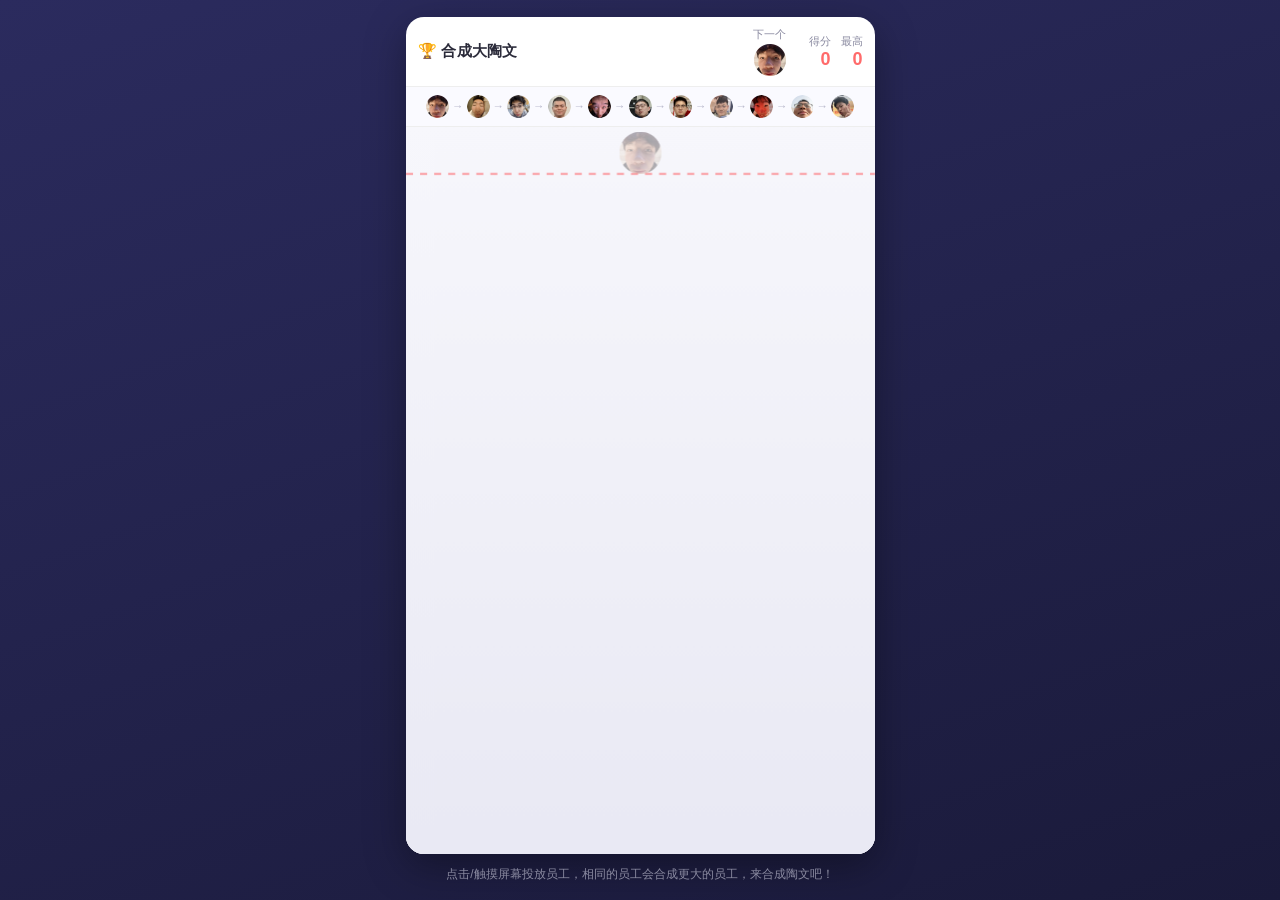
<file: index.html>
<!DOCTYPE html>
<html lang="zh-CN">
<head>
<meta charset="UTF-8">
<meta name="viewport" content="width=device-width, initial-scale=1.0, maximum-scale=1.0, user-scalable=no, viewport-fit=cover">
<title>合成大陶文</title>
<meta name="theme-color" content="#1a1a3a">
<link rel="manifest" href="manifest.json">
<link rel="apple-touch-icon" href="icons/icon-180.png">
<meta name="apple-mobile-web-app-capable" content="yes">
<meta name="mobile-web-app-capable" content="yes">
<meta name="apple-mobile-web-app-status-bar-style" content="black-translucent">
<meta name="apple-mobile-web-app-title" content="合成大陶文">
<style>
  :root {
    --bg1: #2b2b5e;
    --bg2: #1a1a3a;
    --panel: #ffffff;
    --accent: #ff6b6b;
    --ink: #2b2b3a;
    --muted: #8a8aa0;
  }
  * { box-sizing: border-box; -webkit-tap-highlight-color: transparent; }
  html, body {
    margin: 0;
    padding: 0;
    height: 100%;
    font-family: -apple-system, "PingFang SC", "Microsoft YaHei", "Segoe UI", sans-serif;
    background: linear-gradient(160deg, var(--bg1) 0%, var(--bg2) 100%);
    color: var(--ink);
    overflow: hidden;
    overscroll-behavior: none;
    user-select: none;
    -webkit-user-select: none;
  }
  #app {
    width: 100%;
    height: 100vh;
    height: 100dvh;
    display: flex;
    flex-direction: column;
    align-items: center;
    justify-content: center;
    gap: 12px;
    padding: max(12px, env(safe-area-inset-top)) max(12px, env(safe-area-inset-right)) max(12px, env(safe-area-inset-bottom)) max(12px, env(safe-area-inset-left));
  }
  .panel {
    background: var(--panel);
    border-radius: 18px;
    box-shadow: 0 12px 40px rgba(0,0,0,.35);
    overflow: hidden;
    display: flex;
    flex-direction: column;
    max-width: 100%;
    max-height: 100%;
  }
  header {
    display: flex;
    align-items: center;
    justify-content: space-between;
    padding: 10px 12px;
    border-bottom: 1px solid #eee;
    gap: 8px;
  }
  .title {
    font-size: 15px;
    font-weight: 700;
    letter-spacing: .3px;
    white-space: nowrap;
    cursor: pointer;
    flex: 0 0 auto;
  }
  .scores { display: flex; align-items: center; gap: 10px; flex: 0 0 auto; }
  .score-box { text-align: right; }
  .score-box .label { font-size: 11px; color: var(--muted); white-space: nowrap; }
  .score-box .value { font-size: 18px; font-weight: 700; color: var(--accent); }
  .next-box {
    display: flex;
    flex-direction: column;
    align-items: center;
    justify-content: center;
    min-width: 58px;
  }
  .next-box .label { font-size: 11px; color: var(--muted); white-space: nowrap; }
  .next-preview {
    margin-top: 2px;
    width: 32px; height: 32px;
    display: flex; align-items: center; justify-content: center;
  }
  .next-preview img { width: 32px; height: 32px; display: block; }
  .next-preview .next-emoji { font-size: 30px; line-height: 1; }
  .progression {
    display: flex;
    align-items: center;
    justify-content: center;
    gap: 0;
    padding: 8px 16px;
    background: #fafaff;
    border-bottom: 1px solid #eee;
    overflow: hidden;
  }
  .progression .pf-item {
    width: var(--pf, 24px);
    height: var(--pf, 24px);
    border-radius: 50%;
    object-fit: cover;
    flex: 0 0 auto;
    display: block;
  }
  .progression .pf-emoji {
    display: flex;
    align-items: center;
    justify-content: center;
    font-size: calc(var(--pf, 24px) * 0.86);
  }
  .progression .pf-arrow {
    color: #b9b9cc;
    font-size: calc(var(--pf, 24px) * 0.5);
    line-height: 1;
    margin: 0 3px;
    flex: 0 0 auto;
  }
  .stage {
    position: relative;
    display: flex;
    align-items: center;
    justify-content: center;
    background: #f4f4fa;
  }
  canvas { display: block; touch-action: none; }
  .overlay {
    position: absolute;
    inset: 0;
    display: flex;
    flex-direction: column;
    align-items: center;
    justify-content: center;
    background: rgba(20,20,40,.55);
    color: #fff;
    backdrop-filter: blur(2px);
    text-align: center;
    padding: 20px;
    transition: opacity .2s;
  }
  .overlay.hidden { opacity: 0; pointer-events: none; }
  .overlay h2 { margin: 0 0 6px; font-size: 26px; }
  .overlay p { margin: 4px 0; font-size: 15px; opacity: .9; }
  .overlay .final-score { font-size: 40px; font-weight: 800; margin: 8px 0; }
  .btn {
    margin-top: 16px;
    padding: 12px 34px;
    font-size: 16px;
    font-weight: 700;
    color: #fff;
    background: linear-gradient(135deg, #ff8a5c, #ff5e62);
    border: none;
    border-radius: 999px;
    cursor: pointer;
    box-shadow: 0 6px 18px rgba(255,94,98,.45);
  }
  .btn:active { transform: scale(.96); }
  .hint { font-size: 12px; color: var(--muted); text-align: center; }
  .submit-area {
    width: 100%; max-width: 280px; margin-top: 14px;
    display: flex; flex-direction: column; align-items: center; gap: 8px;
  }
  .name-input {
    width: 100%; padding: 10px 14px; font-size: 15px; text-align: center;
    border: 1px solid rgba(255,255,255,.55); border-radius: 999px;
    background: rgba(255,255,255,.95); color: #2b2b3a; outline: none;
  }
  .submit-area .btn { margin-top: 0; padding: 10px 26px; font-size: 15px; }
  .btn-ghost { background: rgba(255,255,255,.2); box-shadow: none; }
  .btn:disabled { opacity: .6; }
  .submit-msg { min-height: 16px; margin: 0; font-size: 12px; opacity: .95; }
  .modal {
    position: fixed; inset: 0; z-index: 50;
    display: flex; align-items: center; justify-content: center;
    background: rgba(20,20,40,.6); backdrop-filter: blur(2px); padding: 20px;
  }
  .modal.hidden { display: none; }
  .modal-card {
    width: 100%; max-width: 360px; max-height: 80vh;
    background: #fff; border-radius: 18px; overflow: hidden;
    display: flex; flex-direction: column;
    box-shadow: 0 20px 60px rgba(0,0,0,.4);
  }
  .modal-head {
    display: flex; align-items: center; justify-content: space-between;
    padding: 14px 16px; border-bottom: 1px solid #eee;
    font-weight: 700; font-size: 17px;
  }
  .modal-close {
    width: 30px; height: 30px; border: none; border-radius: 8px;
    background: #f0f0f7; color: #666; font-size: 15px; cursor: pointer;
  }
  .lb-list { overflow-y: auto; padding: 6px 0; }
  .lb-row { display: flex; align-items: center; gap: 12px; padding: 10px 16px; font-size: 15px; }
  .lb-row.me { background: #fff5f0; }
  .lb-rank { width: 28px; text-align: center; font-weight: 700; color: #b9b9cc; flex: 0 0 auto; }
  .lb-rank.top1 { color: #ffb300; }
  .lb-rank.top2 { color: #9aa4b2; }
  .lb-rank.top3 { color: #cd7f32; }
  .lb-name { flex: 1 1 auto; overflow: hidden; text-overflow: ellipsis; white-space: nowrap; }
  .lb-score { font-weight: 700; color: var(--accent); flex: 0 0 auto; }
  .lb-empty { padding: 30px 16px; text-align: center; color: #999; font-size: 14px; }
</style>
</head>
<body>
<div id="app">
  <div class="panel">
    <header>
      <div class="title" id="lbBtn" role="button" tabindex="0" title="查看排行榜">🏆 合成大陶文</div>
      <div class="scores">
        <div class="next-box">
          <span class="label">下一个</span>
          <div id="nextPreview" class="next-preview"><span class="next-emoji">🍒</span></div>
        </div>
        <div class="score-box">
          <div class="label">得分</div>
          <div class="value" id="score">0</div>
        </div>
        <div class="score-box">
          <div class="label">最高</div>
          <div class="value" id="best">0</div>
        </div>
      </div>
    </header>
    <div class="progression" id="progression"></div>
    <div class="stage">
      <canvas id="game"></canvas>
      <div class="overlay" id="overlay">
        <h2>游戏结束</h2>
        <div class="final-score" id="finalScore">0</div>
        <p id="bestLine">最高分 0</p>
        <div class="submit-area">
          <input id="nameInput" class="name-input" maxlength="12" placeholder="输入昵称，参与排行榜" autocomplete="off">
          <button class="btn" id="submitBtn">提交到排行榜</button>
          <p class="submit-msg" id="submitMsg"></p>
        </div>
        <button class="btn btn-ghost" id="restartBtn">重新开始</button>
      </div>
    </div>
  </div>
  <div class="hint">点击/触摸屏幕投放员工，相同的员工会合成更大的员工，来合成陶文吧！</div>
  <div class="modal hidden" id="lbModal">
    <div class="modal-card">
      <div class="modal-head">
        <span>🏆 排行榜</span>
        <button class="modal-close" id="lbClose" aria-label="关闭">✕</button>
      </div>
      <div class="lb-list" id="lbList"></div>
    </div>
  </div>
</div>

<script>
(function () {
  "use strict";

  /* ============================================================
   * 水果数据 —— 替换图片的核心位置
   * ------------------------------------------------------------
   * 想用图片代替 Emoji 时，只需要给对应层级的 `image` 字段
   * 填上图片 URL / 路径（如 "assets/my-fruit.png"）即可，
   * 渲染函数会自动优先绘制图片。物理和游戏逻辑完全不用改。
   * 例：{ name:"樱桃", emoji:"🍒", image:"assets/cherry.png", r:18, score:1 }
   * ============================================================ */
  const FRUITS = [
    { name: "樱桃", emoji: "🍒", image: null, r: 18,  score: 1 },
    { name: "草莓", emoji: "🍓", image: null, r: 26,  score: 2 },
    { name: "葡萄", emoji: "🍇", image: null, r: 35,  score: 4 },
    { name: "柑橘", emoji: "🍊", image: null, r: 45,  score: 8 },
    { name: "柿子", emoji: "🍅", image: null, r: 56,  score: 16 },
    { name: "苹果", emoji: "🍎", image: null, r: 67,  score: 32 },
    { name: "梨",   emoji: "🍐", image: null, r: 79,  score: 64 },
    { name: "桃子", emoji: "🍑", image: null, r: 91,  score: 128 },
    { name: "菠萝", emoji: "🍍", image: null, r: 104, score: 256 },
    { name: "椰子", emoji: "🥥", image: null, r: 117, score: 512 },
    { name: "西瓜", emoji: "🍉", image: null, r: 132, score: 1024 },
  ];
  const TOP_TIER = FRUITS.length - 1; // 西瓜不会继续合成

  // 逻辑画布尺寸
  const W = 400;
  const H = 620;

  // 物理参数
  const G = 2000;          // 重力加速度 (px/s^2)
  const WALL_E = 0.3;      // 墙壁弹性
  const FRUIT_E = 0.25;    // 水果碰撞弹性
  const FLOOR_FRICTION = 0.9;
  const STEP_DT = 1 / 120; // 物理子步长
  const MAX_SPEED = 2200;
  const SLEEP_SPEED = 6;   // 低于该速度视为静止
  const DANGER_Y = 40;     // 危险线：果实顶边越过此线并持续停留则判负（越小越靠上、越简单）

  const canvas = document.getElementById("game");
  const ctx = canvas.getContext("2d");
  const scoreEl = document.getElementById("score");
  const bestEl = document.getElementById("best");
  const nextPreviewEl = document.getElementById("nextPreview");
  const progressionEl = document.getElementById("progression");
  const overlay = document.getElementById("overlay");
  const finalScoreEl = document.getElementById("finalScore");
  const bestLineEl = document.getElementById("bestLine");
  const restartBtn = document.getElementById("restartBtn");
  const lbBtn = document.getElementById("lbBtn");
  const lbModal = document.getElementById("lbModal");
  const lbClose = document.getElementById("lbClose");
  const lbListEl = document.getElementById("lbList");
  const nameInputEl = document.getElementById("nameInput");
  const submitBtn = document.getElementById("submitBtn");
  const submitMsgEl = document.getElementById("submitMsg");

  let fruits = [];        // 在场果实
  let pendingNew = [];    // 合成产生的新果实（下一轮并入）
  let particles = [];     // 合成粒子特效
  let score = 0;
  let best = 0;
  let nextTier = 0;
  let nextNextTier = 0;
  let pointerX = W / 2;
  let gameOver = false;
  let acc = 0;
  let lastTime = performance.now();

  // 读取最高分
  try { best = parseInt(localStorage.getItem("suika_best") || "0", 10) || 0; } catch (e) { best = 0; }
  bestEl.textContent = best;

  function clamp(v, lo, hi) { return v < lo ? lo : (v > hi ? hi : v); }

  /* ---------- 图片素材（替换 emoji）----------
   * assets/fruit_00 ... fruit_10 对应 11 个层级；优先加载 webp（体积小），失败退回 png。
   * 若都失败则自动回退到该层级的 emoji。
   * -------------------------------------------- */
  const IMG_DIR = "assets";
  const IMG_VER = "3";
  function fruitImageUrls(tier) {
    const base = IMG_DIR + "/fruit_" + String(tier).padStart(2, "0");
    return [base + ".webp?v=" + IMG_VER, base + ".png?v=" + IMG_VER];
  }
  function loadFruitImages(onReady) {
    FRUITS.forEach((data, tier) => {
      const img = new Image();
      const urls = fruitImageUrls(tier);
      let i = 0;
      let retries = 0;
      const setSrc = function () {
        img.src = urls[i] + (retries > 0 ? "&r=" + retries + "&t=" + Date.now() : "");
      };
      img.onload = function () { if (onReady) onReady(); };
      img.onerror = function () {
        if (i < urls.length - 1) { i += 1; retries = 0; setSrc(); return; }
        retries += 1;
        if (retries <= 2) { setSrc(); return; }
        if (onReady) onReady();
      };
      setSrc();
      data.image = img;
    });
  }

  /* 「下一个」预览：显示队列中的第二个（当前悬浮待投放的为第一个） */
  function updateNextPreview() {
    const data = FRUITS[nextNextTier];
    const img = data.image;
    if (img && img.complete && img.naturalWidth > 0) {
      nextPreviewEl.innerHTML = '<img src="' + img.src + '" alt="">';
    } else {
      nextPreviewEl.innerHTML = '<span class="next-emoji">' + data.emoji + "</span>";
    }
  }

  /* 层级递增示意：11 个水果横排，用箭头连接 */
  function buildProgression() {
    let html = "";
    FRUITS.forEach((data, i) => {
      const img = data.image;
      const ready = img && img.complete && img.naturalWidth > 0;
      html += ready
        ? '<img class="pf-item" src="' + img.src + '" alt="">'
        : '<span class="pf-item pf-emoji">' + data.emoji + "</span>";
      if (i < FRUITS.length - 1) html += '<span class="pf-arrow">→</span>';
    });
    progressionEl.innerHTML = html;
  }

  function sizeProgression(panelWidth) {
    const n = FRUITS.length;
    const denom = n + 0.6 * (n - 1);
    let item = Math.floor((panelWidth - 64) / denom);
    item = Math.max(14, Math.min(32, item));
    progressionEl.style.setProperty("--pf", item + "px");
  }

  /* ---------- 随机选取下一个水果层级 ---------- */
  function randomTier() {
    let maxOnBoard = 0;
    for (const f of fruits) if (f.tier > maxOnBoard) maxOnBoard = f.tier;
    // 最高允许生成到 4 级，并随场上最高级逐步放开
    const cap = Math.min(4, maxOnBoard);
    return Math.floor(Math.random() * (cap + 1));
  }

  /* ---------- 生成 / 放置 ---------- */
  function spawnFruit(tier, x, y, vx, vy) {
    return {
      tier, x, y, vx: vx || 0, vy: vy || 0,
      r: FRUITS[tier].r,
      dead: false,
      above: 0,   // 在危险线上方停留的时间
    };
  }

  function drop(x) {
    if (gameOver) return;
    const tier = nextTier;
    const r = FRUITS[tier].r;
    const jitter = (Math.random() - 0.5) * 40;
    const fx = clamp(x + jitter, r + 2, W - r - 2);
    fruits.push(spawnFruit(tier, fx, r + 2, 0, 60));
    nextTier = nextNextTier;
    nextNextTier = randomTier();
    updateNextPreview();
  }

  /* ---------- 合成 ---------- */
  function merge(a, b) {
    a.dead = true;
    b.dead = true;
    const tier = a.tier + 1;
    const mx = (a.x + b.x) / 2;
    const my = (a.y + b.y) / 2;
    const nf = spawnFruit(tier, mx, my, (a.vx + b.vx) / 2, -140);
    pendingNew.push(nf);
    score += FRUITS[a.tier].score;
    spawnMergeEffect(mx, my, tier);
  }

  function spawnMergeEffect(x, y, tier) {
    const color = ["#ffd166", "#ff8a5c", "#ff5e62", "#c7f464"][tier % 4];
    for (let i = 0; i < 10; i++) {
      const ang = Math.random() * Math.PI * 2;
      const sp = 60 + Math.random() * 180;
      particles.push({
        x, y,
        vx: Math.cos(ang) * sp,
        vy: Math.sin(ang) * sp - 60,
        life: 1,
        r: 2 + Math.random() * 4,
        color,
      });
    }
  }

  /* ---------- 墙壁碰撞 ---------- */
  function resolveWall(f) {
    if (f.x - f.r < 0) { f.x = f.r; f.vx = Math.abs(f.vx) * WALL_E; }
    else if (f.x + f.r > W) { f.x = W - f.r; f.vx = -Math.abs(f.vx) * WALL_E; }
    if (f.y + f.r > H) {
      f.y = H - f.r;
      f.vy = -Math.abs(f.vy) * WALL_E;
      f.vx *= FLOOR_FRICTION;
    }
    // 顶部开放（水果可略高于顶边以便触发结束判定），但限制不要飞出太远
    if (f.y - f.r < -80) { f.y = -80 + f.r; f.vy = Math.abs(f.vy) * 0.2; }
  }

  /* ---------- 果实间碰撞（非合成，仅物理分离与反弹） ---------- */
  function resolveCollision(a, b) {
    let dx = b.x - a.x, dy = b.y - a.y;
    let d = Math.hypot(dx, dy);
    const md = a.r + b.r;
    if (d >= md) return;
    let nx, ny;
    if (d < 1e-4) {
      const ang = Math.random() * Math.PI * 2;
      nx = Math.cos(ang); ny = Math.sin(ang); d = 1e-4;
    } else {
      nx = dx / d; ny = dy / d;
    }
    // 质量按面积近似
    const ma = a.r * a.r, mb = b.r * b.r;
    const total = ma + mb;
    // 位置校正
    const overlap = md - d;
    a.x -= nx * overlap * (mb / total);
    a.y -= ny * overlap * (mb / total);
    b.x += nx * overlap * (ma / total);
    b.y += ny * overlap * (ma / total);
    // 冲量
    const rvx = b.vx - a.vx, rvy = b.vy - a.vy;
    const vn = rvx * nx + rvy * ny;
    if (vn < 0) {
      const invSum = 1 / ma + 1 / mb;
      const j = -(1 + FRUIT_E) * vn / invSum;
      a.vx -= j * nx / ma; a.vy -= j * ny / ma;
      b.vx += j * nx / mb; b.vy += j * ny / mb;
    }
  }

  /* ---------- 物理子步 ---------- */
  function physicsStep(dt) {
    // 重力 + 积分
    for (const f of fruits) {
      f.vy += G * dt;
      f.vy = clamp(f.vy, -MAX_SPEED, MAX_SPEED);
      f.vx = clamp(f.vx, -MAX_SPEED, MAX_SPEED);
      f.x += f.vx * dt;
      f.y += f.vy * dt;
    }
    for (const f of fruits) resolveWall(f);

    // 碰撞 + 合成，多轮迭代处理级联合成
    for (let pass = 0; pass < 10; pass++) {
      let merged = false;
      const n = fruits.length;
      for (let i = 0; i < n; i++) {
        const a = fruits[i];
        if (a.dead) continue;
        for (let j = i + 1; j < n; j++) {
          const b = fruits[j];
          if (b.dead) continue;
          if (a.tier !== b.tier || a.tier >= TOP_TIER) continue;
          const dx = b.x - a.x, dy = b.y - a.y;
          const d2 = dx * dx + dy * dy;
          // 接触即合成：阈值取「半径和 + 0.5px」。
          // 之前用 0.9 倍要求重叠 10%，但碰撞分离会把水果推开到刚好接触（距离=半径和），
          // 导致卡在「接触但不重叠」永远无法合成。
          const md = (a.r + b.r) + 0.5;
          if (d2 < md * md) {
            merge(a, b);
            merged = true;
          }
        }
      }
      if (merged) {
        fruits = fruits.filter(f => !f.dead);
        fruits.push(...pendingNew);
        pendingNew = [];
        continue; // 重新扫描，处理级联合成
      }
      // 无合成时，多轮处理剩余重叠的物理分离，提升堆积稳定性
      for (let iter = 0; iter < 3; iter++) {
        for (let i = 0; i < fruits.length; i++) {
          const a = fruits[i];
          for (let j = i + 1; j < fruits.length; j++) {
            resolveCollision(a, fruits[j]);
          }
        }
      }
      break;
    }

    // 关键：碰撞位置校正可能把水果推出边界，最后再钳制一次，防止沉底 / 飞出
    for (const f of fruits) resolveWall(f);

    // 静止微调，避免永动抖动
    for (const f of fruits) {
      const sp = Math.hypot(f.vx, f.vy);
      if (sp < SLEEP_SPEED) { f.vx = 0; f.vy = 0; }
    }
  }

  /* ---------- 渲染 ---------- */
  // 统一绘制：优先画圆形头像图片，未加载则回退 emoji
  function drawFruitIcon(x, y, r, tier, alpha) {
    const data = FRUITS[tier];
    const img = data.image;
    ctx.save();
    if (alpha != null) ctx.globalAlpha = alpha;
    if (img && img.complete && img.naturalWidth > 0) {
      ctx.drawImage(img, x - r, y - r, r * 2, r * 2);
    } else {
      ctx.font = `${Math.floor(r * 1.7)}px "Apple Color Emoji","Segoe UI Emoji","Noto Color Emoji",sans-serif`;
      ctx.textAlign = "center";
      ctx.textBaseline = "middle";
      ctx.fillText(data.emoji, x, y + r * 0.05);
    }
    ctx.restore();
  }

  function drawFruit(f) {
    // 阴影
    ctx.save();
    ctx.globalAlpha = 0.15;
    ctx.fillStyle = "#000";
    ctx.beginPath();
    ctx.ellipse(f.x + 3, f.y + f.r * 0.7, f.r * 0.85, f.r * 0.28, 0, 0, Math.PI * 2);
    ctx.fill();
    ctx.restore();

    drawFruitIcon(f.x, f.y, f.r, f.tier, null);
  }

  function drawParticles() {
    for (const p of particles) {
      ctx.globalAlpha = p.life;
      ctx.fillStyle = p.color;
      ctx.beginPath();
      ctx.arc(p.x, p.y, p.r, 0, Math.PI * 2);
      ctx.fill();
    }
    ctx.globalAlpha = 1;
  }

  function render() {
    // 背景
    const bg = ctx.createLinearGradient(0, 0, 0, H);
    bg.addColorStop(0, "#f7f7fc");
    bg.addColorStop(1, "#e9e9f4");
    ctx.fillStyle = bg;
    ctx.fillRect(0, 0, W, H);

    // 危险线
    ctx.save();
    ctx.strokeStyle = "rgba(255,94,98,.5)";
    ctx.lineWidth = 2;
    ctx.setLineDash([6, 6]);
    ctx.beginPath();
    ctx.moveTo(0, DANGER_Y);
    ctx.lineTo(W, DANGER_Y);
    ctx.stroke();
    ctx.restore();

    for (const f of fruits) drawFruit(f);
    drawParticles();

    // 下落预览（幽灵水果）
    if (!gameOver && pointerX !== null) {
      const r = FRUITS[nextTier].r;
      const gx = clamp(pointerX, r + 2, W - r - 2);
      drawFruitIcon(gx, r + 4, r, nextTier, 0.35);
    }
  }

  /* ---------- 粒子更新 ---------- */
  function updateParticles(dt) {
    for (const p of particles) {
      p.x += p.vx * dt;
      p.y += p.vy * dt;
      p.vy += 400 * dt;
      p.life -= dt * 2.2;
    }
    particles = particles.filter(p => p.life > 0);
  }

  /* ---------- 结束判定 ---------- */
  function updateGameOver(dt) {
    if (gameOver) return;
    for (const f of fruits) {
      // 只要果实「顶边」持续越过危险线（被堆满的果堆托住），累计时间。
      // 用顶边而非中心点判断：大水果（如西瓜）顶边已越界时中心点仍在下方，用中心点会漏判。
      if (f.y - f.r < DANGER_Y) {
        f.above += dt;
        if (f.above > 1.5) { doGameOver(); return; }
      } else {
        f.above = 0;
      }
    }
  }

  function doGameOver() {
    gameOver = true;
    if (score > best) {
      best = score;
      try { localStorage.setItem("suika_best", String(best)); } catch (e) {}
      bestEl.textContent = best;
    }
    finalScoreEl.textContent = score;
    bestLineEl.textContent = "最高分 " + best;
    nameInputEl.value = getPlayerName();
    submitMsgEl.textContent = "";
    submitBtn.disabled = false;
    submitBtn.textContent = "提交到排行榜";
    overlay.classList.remove("hidden");
  }

  function restart() {
    fruits = [];
    pendingNew = [];
    particles = [];
    score = 0;
    scoreEl.textContent = "0";
    nextTier = randomTier();
    nextNextTier = randomTier();
    updateNextPreview();
    gameOver = false;
    acc = 0;
    overlay.classList.add("hidden");
  }

  /* ---------- 排行榜（npoint.io 免注册后端）---------- */
  const LB_URL = "https://api.npoint.io/185a063ec1ec8a38a5f7";
  const LB_MAX = 50;
  const LB_SHOW = 20;

  function getPlayerId() {
    let id = "";
    try { id = localStorage.getItem("suika_pid") || ""; } catch (e) {}
    if (!id) {
      id = "p" + Date.now().toString(36) + Math.random().toString(36).slice(2, 8);
      try { localStorage.setItem("suika_pid", id); } catch (e) {}
    }
    return id;
  }
  function getPlayerName() {
    try { return localStorage.getItem("suika_name") || ""; } catch (e) { return ""; }
  }
  function setPlayerName(n) {
    try { localStorage.setItem("suika_name", n); } catch (e) {}
  }

  function escapeHtml(s) {
    const map = { "&": "&amp;", "<": "&lt;", ">": "&gt;", '"': "&quot;", "'": "&#39;" };
    let out = "";
    for (const ch of String(s)) out += map[ch] || ch;
    return out;
  }

  async function lbFetch() {
    const resp = await fetch(LB_URL + "?t=" + Date.now(), { cache: "no-store" });
    if (!resp.ok) throw new Error("HTTP " + resp.status);
    const data = await resp.json();
    if (!data || !Array.isArray(data.scores)) throw new Error("bad data");
    return data.scores;
  }

  async function lbWrite(scores) {
    const resp = await fetch(LB_URL, {
      method: "POST",
      headers: { "Content-Type": "application/json" },
      body: JSON.stringify({ scores: scores })
    });
    if (!resp.ok) throw new Error("HTTP " + resp.status);
  }

  const LB_MAX_SCORE = 30000;

  function lbCleanName(name) {
    const s = String(name == null ? "" : name).trim();
    if (!s) return null;
    if (Array.from(s).length > 12) return null;
    for (const ch of s) {
      const c = ch.codePointAt(0);
      if (c < 32 || c === 127) return null;
    }
    return s;
  }

  function lbNormalize(list) {
    const map = new Map();
    for (const e of list) {
      if (!e || typeof e.score !== "number" || !isFinite(e.score)) continue;
      const sc = Math.floor(e.score);
      if (sc < 1 || sc > LB_MAX_SCORE) continue;
      const name = lbCleanName(e.name);
      if (!name) continue;
      const id = e.id || ("n:" + name + ":" + (e.t || ""));
      const cur = map.get(id);
      if (!cur || sc > cur.score) {
        map.set(id, { id: id, name: name, score: sc, t: e.t || 0 });
      }
    }
    return Array.from(map.values()).sort(function (a, b) { return b.score - a.score; });
  }

  async function lbSubmit(name, score) {
    const id = getPlayerId();
    const entry = { id: id, name: name, score: score, t: Date.now() };

    let list;
    try {
      list = await lbFetch();
    } catch (e) {
      throw new Error("读取排行榜失败，已取消提交（未覆盖他人数据）");
    }

    let top = lbNormalize(list.concat([entry])).slice(0, LB_MAX);
    try {
      await lbWrite(top);
    } catch (e) {
      throw new Error("写入失败，请稍后重试");
    }

    try {
      const after = await lbFetch();
      const mine = lbNormalize(after).find(function (x) { return x.id === id; });
      if (!mine || mine.score < score) {
        top = lbNormalize(after.concat([{ id: id, name: name, score: score, t: Date.now() }])).slice(0, LB_MAX);
        await lbWrite(top);
      }
    } catch (e) {}

    return top;
  }

  function renderLeaderboard(list) {
    if (!list.length) {
      lbListEl.innerHTML = '<div class="lb-empty">还没有人上榜，快来当第一个吧～</div>';
      return;
    }
    const myId = getPlayerId();
    let html = "";
    list.slice(0, LB_SHOW).forEach(function (e, i) {
      const rank = i + 1;
      const rankCls = "lb-rank" + (rank <= 3 ? " top" + rank : "");
      const meCls = (e.id === myId) ? " me" : "";
      html += '<div class="lb-row' + meCls + '">'
        + '<span class="' + rankCls + '">' + rank + "</span>"
        + '<span class="lb-name">' + escapeHtml(e.name) + "</span>"
        + '<span class="lb-score">' + e.score + "</span>"
        + "</div>";
    });
    lbListEl.innerHTML = html;
  }

  function openLeaderboard() {
    lbModal.classList.remove("hidden");
    lbListEl.innerHTML = '<div class="lb-empty">加载中…</div>';
    lbFetch().then(function (list) {
      renderLeaderboard(lbNormalize(list));
    }).catch(function () {
      lbListEl.innerHTML = '<div class="lb-empty">加载失败，请检查网络后重试</div>';
    });
  }

  lbBtn.addEventListener("click", openLeaderboard);
  lbClose.addEventListener("click", function () { lbModal.classList.add("hidden"); });
  lbModal.addEventListener("click", function (e) {
    if (e.target === lbModal) lbModal.classList.add("hidden");
  });

  submitBtn.addEventListener("click", function () {
    const name = (nameInputEl.value || "").trim().slice(0, 12);
    if (!name) { submitMsgEl.textContent = "请先输入昵称"; return; }
    if (score <= 0) { submitMsgEl.textContent = "分数为 0，先去玩一局吧"; return; }
    setPlayerName(name);
    submitBtn.disabled = true;
    submitMsgEl.textContent = "提交中…";
    lbSubmit(name, score).then(function () {
      submitBtn.textContent = "已提交";
      submitMsgEl.textContent = "✅ 已提交到排行榜";
    }).catch(function (err) {
      submitBtn.disabled = false;
      submitMsgEl.textContent = (err && err.message) ? err.message : "提交失败，请检查网络后重试";
    });
  });

  /* ---------- 主循环 ---------- */
  function loop(t) {
    let dt = (t - lastTime) / 1000;
    lastTime = t;
    if (dt > 0.05) dt = 0.05; // 防止切后台后跳帧

    if (!gameOver) {
      acc += dt;
      while (acc >= STEP_DT) {
        physicsStep(STEP_DT);
        acc -= STEP_DT;
      }
      updateGameOver(dt);
    }
    updateParticles(dt);

    scoreEl.textContent = score;
    render();
    requestAnimationFrame(loop);
  }

  /* ---------- 输入 ---------- */
  function getLogicalX(clientX) {
    const rect = canvas.getBoundingClientRect();
    return clamp((clientX - rect.left) / rect.width * W, FRUITS[0].r + 2, W - FRUITS[0].r - 2);
  }

  canvas.addEventListener("pointermove", (e) => {
    pointerX = getLogicalX(e.clientX);
  });
  canvas.addEventListener("pointerdown", (e) => {
    pointerX = getLogicalX(e.clientX);
    drop(pointerX);
  });

  restartBtn.addEventListener("click", restart);
  restartBtn.addEventListener("pointerdown", (e) => e.stopPropagation());

  /* ---------- 响应式尺寸 ---------- */
  function resize() {
    const dpr = window.devicePixelRatio || 1;
    const appEl = document.getElementById("app");
    const panel = document.querySelector(".panel");
    const headerH = document.querySelector("header").offsetHeight;
    const hintH = document.querySelector(".hint").offsetHeight;

    // 以 #app 实际渲染尺寸为准：它已包含动态视口高度(100dvh)与安全区，避免底部被裁
    const cs = getComputedStyle(appEl);
    const padL = parseFloat(cs.paddingLeft) || 0;
    const padR = parseFloat(cs.paddingRight) || 0;
    const padT = parseFloat(cs.paddingTop) || 0;
    const padB = parseFloat(cs.paddingBottom) || 0;
    const gap = parseFloat(cs.rowGap) || 12;

    const availW = appEl.clientWidth - padL - padR;
    sizeProgression(availW);
    const progH = progressionEl.offsetHeight;

    const availH = appEl.clientHeight - padT - padB - hintH - gap - headerH - progH;
    const scale = Math.max(0.3, Math.min(availW / W, availH / H, 1.6));
    const dispW = Math.floor(W * scale);
    const dispH = Math.floor(H * scale);

    canvas.style.width = dispW + "px";
    canvas.style.height = dispH + "px";
    panel.style.width = dispW + "px";
    sizeProgression(dispW);

    // 内部分辨率按实际显示尺寸 × dpr，保证高清且逻辑坐标精确对应
    const k = scale * dpr;
    canvas.width = Math.round(W * k);
    canvas.height = Math.round(H * k);
    ctx.setTransform(k, 0, 0, k, 0, 0);
  }
  window.addEventListener("resize", resize);
  window.addEventListener("orientationchange", function () { setTimeout(resize, 250); });
  if (window.visualViewport) {
    window.visualViewport.addEventListener("resize", resize);
  }
  window.addEventListener("load", function () { resize(); setTimeout(resize, 300); });
  if (document.fonts && document.fonts.ready) {
    document.fonts.ready.then(function () { resize(); });
  }

  /* ---------- 启动 ---------- */
  restart();
  buildProgression();
  resize();
  // 预加载圆形头像图片；加载完成后刷新「下一个」预览与层级示意（游戏无需等待，先以 emoji 兜底）
  loadFruitImages(function () { updateNextPreview(); buildProgression(); });
  requestAnimationFrame(loop);
})();

// 注册 Service Worker；发现新版本后自动接管并刷新一次，避免访客停留在旧缓存
if ("serviceWorker" in navigator) {
  var hadController = !!navigator.serviceWorker.controller;
  var swReloaded = false;
  navigator.serviceWorker.addEventListener("controllerchange", function () {
    if (!hadController || swReloaded) return;
    swReloaded = true;
    location.reload();
  });
  window.addEventListener("load", function () {
    navigator.serviceWorker.register("sw.js", { updateViaCache: "none" }).then(function (reg) {
      reg.update();
    }).catch(function () {});
  });
}
</script>
</body>
</html>
</file>
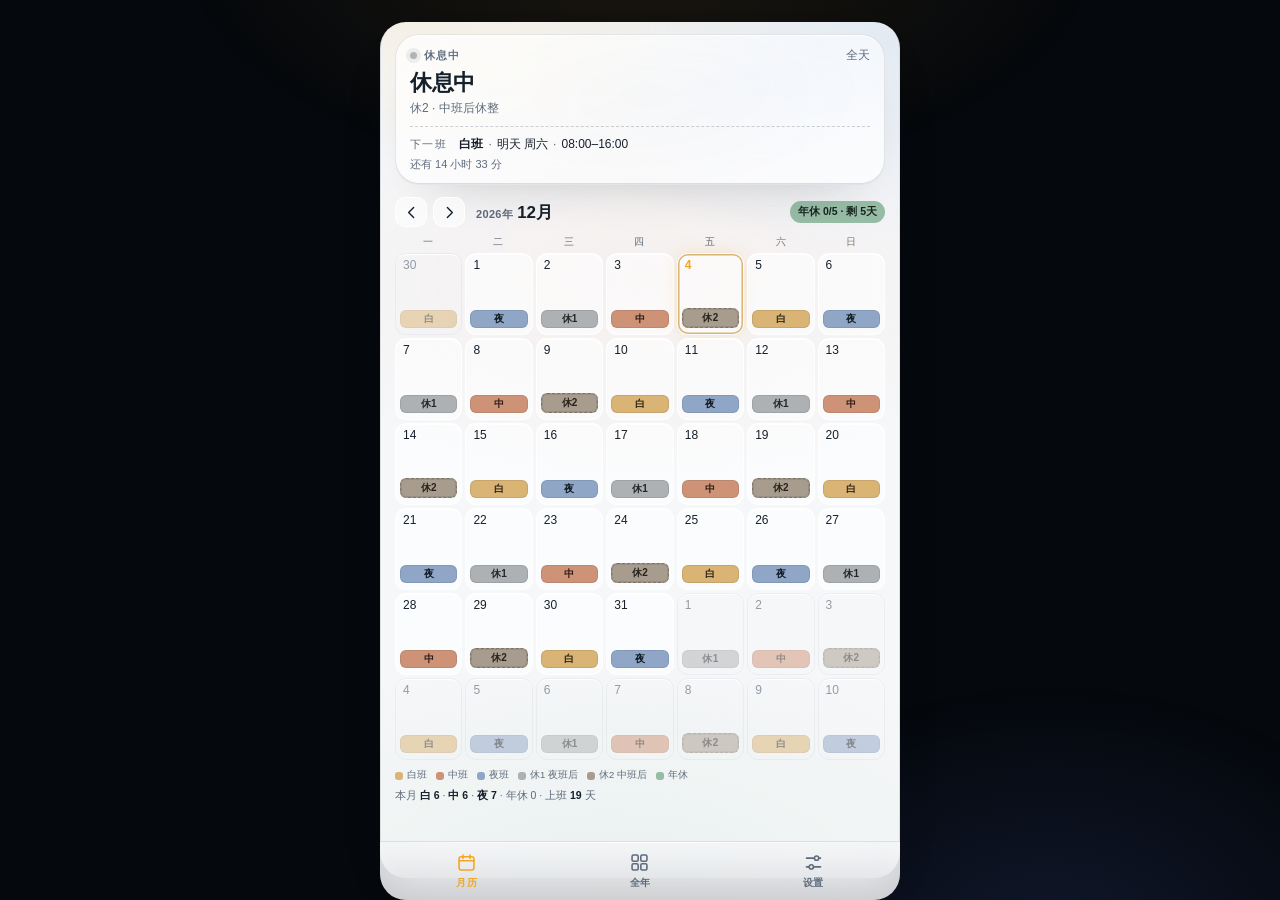
<file: aidaoban/index.html>
<!DOCTYPE html>
<html lang="zh-CN" data-theme="dark">
<head>
<meta charset="utf-8">
<meta name="viewport" content="width=device-width, initial-scale=1, viewport-fit=cover">
<title>爱倒班 · 五班三运转</title>
<meta name="description" content="电厂运行人员五班三运转排班日历">
<meta name="theme-color" content="#0B0F14">
<meta name="apple-mobile-web-app-capable" content="yes">
<meta name="mobile-web-app-capable" content="yes">
<meta name="apple-mobile-web-app-status-bar-style" content="black-translucent">
<meta name="apple-mobile-web-app-title" content="爱倒班">
<link rel="apple-touch-icon" href="./icons/apple-touch-icon-180.png">
<link rel="manifest" href="./manifest.webmanifest">
<script>
(function () {
  try {
    var raw = localStorage.getItem('aidaoban.v1');
    var p0 = raw ? JSON.parse(raw) : null;
    var t = p0 && (p0.version || 1) >= 2 ? (p0.theme || 'auto') : 'auto';
    if (t === 'auto') t = window.matchMedia('(prefers-color-scheme: light)').matches ? 'light' : 'dark';
    document.documentElement.setAttribute('data-theme', t === 'light' ? 'light' : 'dark');
  } catch (e) {
    document.documentElement.setAttribute('data-theme', 'dark');
  }
})();
</script>
<style>
:root,
html[data-theme="dark"] {
  --surface: #0B0F14;
  --card: #121821;
  --card2: #0F151D;
  --text: #E8EDF4;
  --muted: #8A97A8;
  --line: rgba(232, 237, 244, .09);
  --line2: rgba(232, 237, 244, .17);
  --bar: rgba(11, 15, 20, .78);
  --bai: #EACB84;    --bai-ink: #33291A;
  --zhong: #E6AA8C;  --zhong-ink: #331F1A;
  --ye: #A9C0DC;     --ye-ink: #1B2330;
  --xiu1: #C6C9CC;   --xiu1-ink: #2A2D30;
  --xiu2: #C2B5A6;   --xiu2-ink: #2F2922;
  --nian: #AACDB8;   --nian-ink: #1E2E26;
  --accent: #F5A524;
  --accent-ink: #1A1206;
  --danger: #F16A6A;
  --ring: rgba(245, 165, 36, .55);
  --shadow: 0 24px 60px -34px #000;
  --glass: rgba(255, 255, 255, .07);
  --glass-2: rgba(255, 255, 255, .11);
  --glass-line: rgba(255, 255, 255, .13);
  --glass-hi: rgba(255, 255, 255, .30);
  --glass-shadow: 0 22px 54px -32px rgba(0, 0, 0, .9);
  --sheet-bg: rgba(18, 24, 33, .88);
  color-scheme: dark;
}
html[data-theme="light"] {
  --surface: #F6F7F9;
  --card: #FFFFFF;
  --card2: #F1F3F7;
  --text: #16202C;
  --muted: #5E6B7C;
  --line: rgba(22, 32, 44, .10);
  --line2: rgba(22, 32, 44, .20);
  --bar: rgba(246, 247, 249, .82);
  --bai: #D9B474;    --bai-ink: #2E2617;
  --zhong: #CE9376;  --zhong-ink: #2E1F19;
  --ye: #8FA6C6;     --ye-ink: #121A24;
  --xiu1: #AEB1B4;   --xiu1-ink: #24262A;
  --xiu2: #A79C8D;   --xiu2-ink: #28231D;
  --nian: #97BCA6;   --nian-ink: #17261F;
  --ring: rgba(191, 124, 8, .55);
  --shadow: 0 24px 60px -38px rgba(22, 32, 44, .35);
  --glass: rgba(255, 255, 255, .58);
  --glass-2: rgba(255, 255, 255, .78);
  --glass-line: rgba(255, 255, 255, .9);
  --glass-hi: rgba(255, 255, 255, .95);
  --glass-shadow: 0 22px 54px -36px rgba(22, 32, 44, .32);
  --sheet-bg: rgba(255, 255, 255, .9);
  color-scheme: light;
}
* { box-sizing: border-box; }
html, body { margin: 0; padding: 0; }
body {
  background: #05080C;
  color: var(--text);
  font-family: -apple-system, BlinkMacSystemFont, "PingFang SC", "Hiragino Sans GB", "Microsoft YaHei", "Noto Sans SC", sans-serif;
  -webkit-font-smoothing: antialiased;
  -webkit-tap-highlight-color: transparent;
}
body.sheet-open { overflow: hidden; }
body::before {
  content: "";
  position: fixed;
  inset: 0;
  background:
    radial-gradient(760px 420px at 50% -8%, rgba(245, 165, 36, .10), transparent 62%),
    radial-gradient(620px 420px at 82% 104%, rgba(91, 124, 250, .13), transparent 60%);
  pointer-events: none;
  z-index: 0;
}
button, input, select { font: inherit; color: inherit; }
button { cursor: pointer; }
[hidden] { display: none !important; }
.num { font-variant-numeric: tabular-nums; }
.sr {
  position: absolute; width: 1px; height: 1px; padding: 0; margin: -1px;
  overflow: hidden; clip: rect(0 0 0 0); white-space: nowrap; border: 0;
}

/* ---------- shell ---------- */
.phone {
  position: relative;
  z-index: 1;
  max-width: 520px;
  margin: 0 auto;
  min-height: 100dvh;
  display: flex;
  flex-direction: column;
  background:
    radial-gradient(700px 360px at 6% -10%, rgba(234, 203, 132, .26), transparent 62%),
    radial-gradient(600px 340px at 98% 2%, rgba(169, 192, 220, .24), transparent 64%),
    radial-gradient(560px 300px at 50% 30%, rgba(230, 170, 140, .10), transparent 66%),
    radial-gradient(760px 480px at 44% 108%, rgba(170, 205, 184, .20), transparent 62%),
    var(--surface);
  border-inline: 1px solid var(--line);
  box-shadow: var(--shadow);
  overflow-x: hidden;
  padding-top: env(safe-area-inset-top);
  padding-bottom: calc(64px + env(safe-area-inset-bottom));
}
.appbar-spacer { flex: 1; }
.icon-btn {
  width: 44px; height: 44px; flex: none;
  display: grid; place-items: center;
  border: 1px solid var(--glass-line);
  border-radius: 13px;
  background: var(--glass);
  -webkit-backdrop-filter: blur(14px) saturate(1.5);
  backdrop-filter: blur(14px) saturate(1.5);
  color: var(--text);
  transition: transform .16s ease, border-color .16s ease, background .16s ease;
}
.icon-btn:active { transform: scale(.94); }
.icon-btn svg { width: 20px; height: 20px; }
.icon-btn:hover { border-color: var(--line2); }

/* ---------- ios hint ---------- */
.ios-hint {
  display: flex; align-items: center; gap: 8px;
  margin: 10px 14px 0;
  padding: 9px 10px 9px 12px;
  border-radius: 12px;
  border: 1px solid rgba(245, 165, 36, .3);
  background: rgba(245, 165, 36, .1);
  color: var(--text);
  font-size: 12.5px;
}
.ios-hint svg { width: 17px; height: 17px; flex: none; color: var(--accent); }
.ios-hint span { flex: 1; }
.ios-hint b { font-weight: 700; }
.ios-hint button {
  width: 30px; height: 30px; flex: none;
  display: grid; place-items: center;
  border: 0; border-radius: 9px; background: transparent; color: var(--muted);
}
.ios-hint button svg { width: 15px; height: 15px; color: inherit; }

/* ---------- views ---------- */
.view { padding: 12px 14px 10px; flex: 1; min-height: 0; display: flex; flex-direction: column; }

/* ---------- now card ---------- */
.now-card {
  position: relative;
  isolation: isolate;
  padding: 13px 14px 12px;
  border-radius: 24px;
  border: 1px solid var(--line);
  background: linear-gradient(155deg, var(--glass-2) 0%, var(--glass) 58%, var(--glass-2) 100%);
  -webkit-backdrop-filter: blur(24px) saturate(1.7);
  backdrop-filter: blur(24px) saturate(1.7);
  box-shadow: inset 0 1px 0 var(--glass-hi), inset 0 -1px 0 rgba(0, 0, 0, .12), var(--glass-shadow);
  overflow: hidden;
}
.now-card::after {
  content: "";
  position: absolute;
  inset: 0;
  border-radius: inherit;
  pointer-events: none;
  background: radial-gradient(130% 82% at 16% -24%, rgba(255, 255, 255, .20), transparent 58%);
}
.now-card::before {
  content: "";
  position: absolute;
  inset: -56% -18% auto -18%;
  height: 190%;
  background: radial-gradient(closest-side, var(--sc-glow, var(--sc, var(--accent))), transparent 72%);
  opacity: .24;
  z-index: -1;
  pointer-events: none;
}
.now-top { display: flex; align-items: center; gap: 8px; }
.now-status {
  display: inline-flex; align-items: center; gap: 7px;
  font-size: 10.5px; font-weight: 650; letter-spacing: .1em;
  color: var(--muted); text-transform: uppercase;
}
.dot {
  width: 7px; height: 7px; border-radius: 50%;
  background: var(--sc, var(--accent));
  box-shadow: 0 0 0 4px color-mix(in srgb, var(--sc, var(--accent)) 22%, transparent);
}
.now-time { margin-left: auto; font-size: 11.5px; color: var(--muted); font-variant-numeric: tabular-nums; }
.now-title {
  margin: 7px 0 0;
  font-size: clamp(19px, 5.6vw, 22px);
  line-height: 1.16;
  font-weight: 800;
  letter-spacing: -.022em;
}
.now-sub { margin: 4px 0 0; font-size: 12px; color: var(--muted); line-height: 1.45; }
.now-sub b { color: var(--text); font-weight: 700; font-variant-numeric: tabular-nums; }
.progress {
  margin-top: 8px;
  height: 5px;
  border-radius: 99px;
  background: rgba(140, 155, 175, .18);
  overflow: hidden;
}
.progress i {
  display: block;
  height: 100%;
  width: 0;
  border-radius: 99px;
  background: linear-gradient(90deg, color-mix(in srgb, var(--sc, var(--accent)) 82%, #000) 0%, var(--sc, var(--accent)) 100%);
  transition: width .5s cubic-bezier(.2, .8, .3, 1);
}
.now-next {
  margin-top: 9px;
  padding-top: 9px;
  border-top: 1px dashed var(--line2);
  display: grid;
  grid-template-columns: auto 1fr;
  gap: 4px 12px;
  align-items: baseline;
}
.next-kicker { font-size: 10.5px; letter-spacing: .14em; color: var(--muted); text-transform: uppercase; }
.next-main { font-size: 12px; line-height: 1.45; }
.next-main strong { font-weight: 750; }
.next-main .sep { color: var(--muted); margin: 0 5px; }
.next-count {
  grid-column: 1 / -1;
  font-size: 11px;
  color: var(--muted);
  font-variant-numeric: tabular-nums;
}
.now-note { margin: 8px 0 0; font-size: 11.5px; color: var(--muted); }

/* ---------- month head ---------- */
.month-head { margin-top: 12px; display: flex; align-items: center; gap: 6px; }

.month-title { margin: 0 0 0 5px; flex: 1; min-width: 0; font-size: 17px; font-weight: 780; letter-spacing: -.01em; white-space: nowrap; overflow: hidden; text-overflow: ellipsis; }
.month-title .yr { font-size: 11px; font-weight: 600; color: var(--muted); margin-right: 4px; letter-spacing: .03em; }
.leave-pill {
  margin-left: auto;
  display: inline-flex; align-items: center; gap: 5px;
  padding: 4px 8px;
  border-radius: 99px;
  font-size: 10.5px;
  font-weight: 650;
  font-variant-numeric: tabular-nums;
  color: var(--nian-ink);
  background: var(--nian);
  white-space: nowrap;
}
.ghost-btn {
  height: 34px;
  padding: 0 11px;
  display: inline-flex; align-items: center; gap: 5px;
  border: 1px solid var(--line);
  border-radius: 10px;
  background: var(--card);
  color: var(--muted);
  font-size: 11.5px;
  font-weight: 600;
}
.ghost-btn:active { transform: scale(.96); }
.ghost-btn svg { width: 15px; height: 15px; }
.ctrl-btn {
  position: relative;
  width: 32px; height: 30px;
  display: grid; place-items: center;
  border: 1px solid var(--glass-line);
  border-radius: 10px;
  background: var(--glass);
  -webkit-backdrop-filter: blur(14px) saturate(1.5);
  backdrop-filter: blur(14px) saturate(1.5);
  color: var(--text);
}
.ctrl-btn svg { width: 17px; height: 17px; }
.ctrl-btn:active { transform: scale(.94); }
.ctrl-btn::after { content: ""; position: absolute; inset: -7px -6px; }

/* ---------- calendar ---------- */
.weekdays {
  display: grid;
  grid-template-columns: repeat(7, 1fr);
  gap: 4px;
  margin: 8px 0 4px;
  padding: 0;
  text-align: center;
  font-size: 10px;
  letter-spacing: .1em;
  color: var(--muted);
}
.weekdays span:last-child, .weekdays span:nth-child(6) { color: color-mix(in srgb, var(--muted) 78%, var(--accent)); }
.cal-grid {
  display: grid;
  grid-template-columns: repeat(7, 1fr);
  grid-auto-rows: minmax(46px, 1fr);
  gap: 3px;
  flex: 1;
  min-height: 0;
}
.cal-cell {
  position: relative;
  min-height: 50px;
  padding: 5px 4px 6px;
  display: flex;
  flex-direction: column;
  align-items: stretch;
  justify-content: space-between;
  gap: 0;
  border: 1px solid var(--glass-line);
  border-radius: 11px;
  background: var(--glass);
  box-shadow: inset 0 1px 0 var(--glass-hi);
  color: var(--text);
  transition: transform .12s ease, border-color .16s ease, background .16s ease;
}
.cal-cell:active { transform: scale(.955); }
.cal-cell:hover { border-color: var(--line2); }
.cal-cell .daynum { align-self: flex-start; padding-left: 3px; font-size: 12px; line-height: 1; color: var(--text); font-variant-numeric: tabular-nums; }
.cal-cell.dim { background: transparent; border-color: rgba(140, 155, 175, .10); }
.cal-cell.dim .daynum { color: var(--muted); opacity: .65; }
.cal-cell.dim .chip { opacity: .5; }
.cal-cell.today {
  box-shadow: inset 0 0 0 1.5px var(--ring), 0 0 20px -6px rgba(245, 165, 36, .35);
  border-color: transparent;
}
.cal-cell.today .daynum { font-weight: 800; color: var(--accent); }
.cal-cell.weekend .chk { color: var(--muted); }
.cal-grid.anim-next > * { animation: slideNext .26s cubic-bezier(.2, .8, .3, 1) both; }
.cal-grid.anim-prev > * { animation: slidePrev .26s cubic-bezier(.2, .8, .3, 1) both; }
@keyframes slideNext { from { opacity: .3; transform: translateX(9px); } to { opacity: 1; transform: none; } }
@keyframes slidePrev { from { opacity: .3; transform: translateX(-9px); } to { opacity: 1; transform: none; } }

.chip {
  display: inline-flex;
  align-items: center;
  justify-content: center;
  min-width: 0;
  padding: 3px 5px;
  border-radius: 6px;
  font-size: 10px;
  font-weight: 750;
  line-height: 1;
  letter-spacing: .02em;
  white-space: nowrap;
}
.cell-chip { width: 100%; padding: 4px 0; }
.sh-bai { background: var(--bai); color: var(--bai-ink); }
.sh-zhong { background: var(--zhong); color: var(--zhong-ink); }
.sh-ye { background: var(--ye); color: var(--ye-ink); }
.sh-xiu1 { background: var(--xiu1); color: var(--xiu1-ink); }
.sh-xiu2 { background: var(--xiu2); color: var(--xiu2-ink); border: 1px dashed rgba(0, 0, 0, .26); }
.sh-nian { background: var(--nian); color: var(--nian-ink); }
html[data-theme="light"] .chip { box-shadow: inset 0 0 0 1px rgba(22, 32, 44, .10); }

.legend {
  display: flex;
  flex-wrap: wrap;
  gap: 4px 9px;
  margin-top: 9px;
}
.legend span { display: inline-flex; align-items: center; gap: 4px; font-size: 9.5px; color: var(--muted); }
.legend i { width: 8px; height: 8px; border-radius: 3px; display: block; }
.month-summary {
  margin: 0;
  font-size: 10.5px;
  color: var(--muted);
  font-variant-numeric: tabular-nums;
  line-height: 1.5;
  flex: 1;
  min-width: 0;
}
.month-summary b { color: var(--text); font-weight: 700; }

.foot-row { display: flex; align-items: center; gap: 8px; margin-top: 6px; }
.ghost-btn.tiny { height: 28px; padding: 0 9px; font-size: 10.5px; }
.ghost-btn.tiny svg { width: 13px; height: 13px; }

/* ---------- year ---------- */
.year-head { display: flex; align-items: center; gap: 10px; }
.year-title { margin: 0; font-size: 20px; font-weight: 780; }
.year-stats {
  display: grid;
  grid-template-columns: repeat(4, 1fr);
  gap: 7px;
  margin-top: 13px;
}
.stat {
  padding: 9px 8px;
  border-radius: 12px;
  border: 1px solid var(--line);
  background: var(--card);
  text-align: center;
}
.stat b { display: block; font-size: 17px; font-weight: 780; font-variant-numeric: tabular-nums; line-height: 1.2; }
.stat span { display: block; font-size: 10px; color: var(--muted); margin-top: 2px; letter-spacing: .04em; }
.stat.work b { color: var(--accent); }
.year-grid {
  display: grid;
  grid-template-columns: repeat(2, 1fr);
  gap: 9px;
  margin-top: 13px;
}
.mini {
  padding: 10px 9px 11px;
  border-radius: 14px;
  border: 1px solid var(--line);
  background: var(--card);
  text-align: left;
  transition: transform .14s ease, border-color .16s ease;
}
.mini:active { transform: scale(.97); }
.mini:hover { border-color: var(--line2); }
.mini-head { display: flex; align-items: baseline; gap: 5px; margin-bottom: 7px; }
.mini-head b { font-size: 12.5px; font-weight: 750; }
.mini-head span { font-size: 9.5px; color: var(--muted); font-variant-numeric: tabular-nums; }
.mini-grid { display: grid; grid-template-columns: repeat(7, 1fr); gap: 2px; }
.mini-day {
  aspect-ratio: 1;
  border-radius: 2.5px;
  background: transparent;
}
.mini-day.mk-bai { background: var(--bai); }
.mini-day.mk-zhong { background: var(--zhong); }
.mini-day.mk-ye { background: var(--ye); }
.mini-day.mk-xiu1 { background: var(--xiu1); }
.mini-day.mk-xiu2 { background: var(--xiu2); }
.mini-day.mk-nian { background: var(--nian); }
.mini-day.today { box-shadow: 0 0 0 1.5px var(--ring); }
.mini-blank { aspect-ratio: 1; }

/* ---------- tabbar ---------- */
.tabbar {
  position: fixed;
  bottom: 0;
  left: 50%;
  transform: translateX(-50%);
  z-index: 40;
  width: 100%;
  max-width: 520px;
  display: grid;
  grid-template-columns: repeat(3, 1fr);
  background: var(--bar);
  backdrop-filter: blur(20px) saturate(1.2);
  -webkit-backdrop-filter: blur(20px) saturate(1.2);
  border-top: 1px solid var(--line);
  padding-bottom: env(safe-area-inset-bottom);
}
.tabbar::before {
  content: "";
  position: absolute;
  inset: 0 0 auto 0;
  height: 1px;
  background: linear-gradient(90deg, transparent, var(--glass-hi), transparent);
  pointer-events: none;
}
.tab {
  height: 58px;
  display: flex;
  flex-direction: column;
  align-items: center;
  justify-content: center;
  gap: 3px;
  border: 0;
  background: transparent;
  color: var(--muted);
  font-size: 10px;
  font-weight: 650;
  letter-spacing: .02em;
}
.tab svg { width: 21px; height: 21px; }
.tab.active { color: var(--accent); }
.tab:active { opacity: .7; }

/* ---------- sheets ---------- */
.backdrop {
  position: fixed;
  inset: 0;
  z-index: 60;
  background: rgba(3, 6, 10, .62);
  backdrop-filter: blur(2px);
  -webkit-backdrop-filter: blur(2px);
  opacity: 0;
  transition: opacity .24s ease;
}
.backdrop.show { opacity: 1; }
.sheet {
  position: fixed;
  left: 50%;
  bottom: 0;
  z-index: 70;
  width: 100%;
  max-width: 520px;
  max-height: 88dvh;
  display: flex;
  flex-direction: column;
  background: var(--sheet-bg);
  -webkit-backdrop-filter: blur(30px) saturate(1.6);
  backdrop-filter: blur(30px) saturate(1.6);
  border: 1px solid var(--glass-line);
  border-bottom: 0;
  border-radius: 22px 22px 0 0;
  box-shadow: 0 -24px 60px -30px #000;
  transform: translateX(-50%) translateY(101%);
  transition: transform .3s cubic-bezier(.2, .9, .25, 1);
}
.sheet.open { transform: translateX(-50%) translateY(0); }
.sheet:focus { outline: none; }
.sheet-handle {
  flex: none;
  height: 20px;
  display: grid;
  place-items: center;
  touch-action: none;
  cursor: grab;
}
.sheet-handle::before {
  content: "";
  width: 38px; height: 4px;
  border-radius: 99px;
  background: var(--line2);
}
.sheet-head {
  flex: none;
  display: flex;
  align-items: flex-start;
  gap: 10px;
  padding: 2px 16px 12px;
  border-bottom: 1px solid var(--line);
}
.sheet-head h2 { margin: 0; font-size: 17px; font-weight: 760; letter-spacing: -.01em; }
.sheet-head p { margin: 3px 0 0; font-size: 11.5px; color: var(--muted); }
.sheet-head .icon-btn { margin-left: auto; background: transparent; border-color: transparent; color: var(--muted); }
.sheet-body {
  overflow-y: auto;
  overscroll-behavior: contain;
  -webkit-overflow-scrolling: touch;
  padding: 12px 16px calc(20px + env(safe-area-inset-bottom));
}

/* day detail */
.team-list { display: flex; flex-direction: column; gap: 7px; }
.team-row {
  display: flex;
  align-items: center;
  gap: 10px;
  padding: 10px 11px;
  border-radius: 13px;
  border: 1px solid var(--line);
  background: var(--card2);
}
.team-row.me {
  border-color: rgba(245, 165, 36, .42);
  background: linear-gradient(100deg, rgba(245, 165, 36, .12), rgba(245, 165, 36, .02));
}
.team-name { width: 42px; flex: none; font-size: 13px; font-weight: 700; }
.team-row.me .team-name { color: var(--accent); }
.team-shift { display: flex; align-items: center; gap: 8px; min-width: 0; }
.team-time { font-size: 11.5px; color: var(--muted); font-variant-numeric: tabular-nums; }
.me-pill {
  margin-left: auto;
  flex: none;
  padding: 2px 7px;
  border-radius: 99px;
  border: 1px solid rgba(245, 165, 36, .5);
  color: var(--accent);
  font-size: 9.5px;
  font-weight: 750;
  letter-spacing: .06em;
}
.rest-hint { font-size: 10.5px; color: var(--muted); }
.actions { margin-top: 14px; display: flex; flex-wrap: wrap; gap: 7px; }
.btn {
  min-height: 44px;
  padding: 0 14px;
  display: inline-flex;
  align-items: center;
  justify-content: center;
  gap: 6px;
  border: 1px solid var(--line2);
  border-radius: 12px;
  background: var(--card2);
  color: var(--text);
  font-size: 13px;
  font-weight: 650;
}
.btn:active { transform: scale(.97); }
.btn svg { width: 16px; height: 16px; }
.btn.primary { background: var(--accent); color: var(--accent-ink); border-color: transparent; }
.btn.ghost { background: transparent; color: var(--muted); }
.btn.danger { background: rgba(241, 106, 106, .14); border-color: rgba(241, 106, 106, .4); color: var(--danger); }
.btn[disabled] { opacity: .38; pointer-events: none; }
.btn.grow { flex: 1; }
.picker { margin-top: 10px; display: flex; gap: 6px; flex-wrap: wrap; }
.picker button.on { border-color: var(--accent); box-shadow: inset 0 0 0 1px var(--accent); }
.picker button {
  min-height: 40px;
  padding: 0 13px;
  border-radius: 10px;
  border: 1px solid var(--line2);
  background: var(--card);
  font-size: 12.5px;
  font-weight: 700;
}
.override-note { margin: 12px 0 0; font-size: 11px; color: var(--muted); line-height: 1.6; }
.section-label {
  margin: 16px 0 8px;
  font-size: 10.5px;
  letter-spacing: .14em;
  color: var(--muted);
  text-transform: uppercase;
}

/* settings */
.set-block { padding: 14px 0; border-bottom: 1px solid var(--line); }
.set-block:last-child { border-bottom: 0; }
.set-head { display: flex; align-items: baseline; gap: 8px; margin-bottom: 9px; }
.set-head h3 { margin: 0; font-size: 13px; font-weight: 720; }
.set-head p { margin: 0; font-size: 10.5px; color: var(--muted); }
.seg { display: flex; gap: 4px; padding: 4px; border-radius: 12px; background: var(--card2); border: 1px solid var(--line); }
.seg button {
  flex: 1;
  min-height: 38px;
  border: 0;
  border-radius: 9px;
  background: transparent;
  color: var(--muted);
  font-size: 12px;
  font-weight: 650;
  white-space: nowrap;
}
.seg button.on { background: var(--card); color: var(--text); box-shadow: 0 2px 8px -3px rgba(0, 0, 0, .4); }
.seg button.on.accent { background: var(--accent); color: var(--accent-ink); }
.rowline { display: flex; align-items: center; gap: 10px; min-height: 44px; }
.rowline > span:first-child { font-size: 13px; }
.rowline .grow { flex: 1; }
.switch { position: relative; width: 48px; height: 28px; flex: none; }
.switch input { position: absolute; opacity: 0; width: 100%; height: 100%; margin: 0; }
.switch i {
  position: absolute; inset: 0;
  border-radius: 99px;
  background: rgba(140, 155, 175, .3);
  transition: background .2s ease;
}
.switch i::after {
  content: "";
  position: absolute; top: 3px; left: 3px;
  width: 22px; height: 22px;
  border-radius: 50%;
  background: #fff;
  transition: transform .2s cubic-bezier(.3, 1.4, .5, 1);
}
.switch input:checked + i { background: var(--nian); }
.switch input:checked + i::after { transform: translateX(20px); }
.switch input:focus-visible + i { outline: 2px solid var(--ring); outline-offset: 2px; }
select.inp, input.inp {
  min-height: 40px;
  padding: 0 10px;
  border-radius: 10px;
  border: 1px solid var(--line2);
  background: var(--card2);
  color: var(--text);
  font-size: 13px;
}
input.inp { width: 78px; text-align: center; font-variant-numeric: tabular-nums; }
.hint { margin: 8px 0 0; font-size: 11px; line-height: 1.65; color: var(--muted); }
.leave-box {
  margin-top: 10px;
  padding: 11px 12px;
  border-radius: 12px;
  border: 1px solid rgba(47, 181, 140, .32);
  background: rgba(47, 181, 140, .08);
  font-size: 12px;
  color: var(--text);
  font-variant-numeric: tabular-nums;
}
.leave-box b { color: var(--nian); font-weight: 780; }
.data-grid { display: grid; grid-template-columns: repeat(3, 1fr); gap: 7px; margin-top: 4px; }
.data-grid .btn { padding: 0 6px; font-size: 11.5px; }
.ver { margin: 16px 0 0; text-align: center; font-size: 10px; color: var(--muted); letter-spacing: .08em; }

/* ---------- confirm / toast ---------- */
.confirm-wrap {
  position: fixed; inset: 0; z-index: 95;
  display: grid; place-items: center;
  padding: 24px;
  background: rgba(3, 6, 10, .66);
  backdrop-filter: blur(3px);
}
.confirm-card {
  width: 100%; max-width: 320px;
  padding: 18px;
  border-radius: 18px;
  background: var(--card);
  border: 1px solid var(--line2);
  box-shadow: 0 30px 70px -30px #000;
}
.confirm-card p { margin: 0; font-size: 13.5px; line-height: 1.65; }
.confirm-actions { display: flex; gap: 8px; margin-top: 16px; }
.confirm-actions .btn { flex: 1; }
.toast {
  position: fixed;
  left: 50%;
  bottom: calc(86px + env(safe-area-inset-bottom));
  transform: translateX(-50%) translateY(12px);
  z-index: 90;
  max-width: calc(100% - 32px);
  padding: 11px 15px;
  border-radius: 12px;
  background: var(--card);
  border: 1px solid rgba(245, 165, 36, .45);
  box-shadow: 0 18px 40px -18px #000;
  font-size: 12.5px;
  opacity: 0;
  pointer-events: none;
  transition: opacity .22s ease, transform .22s cubic-bezier(.2, .9, .3, 1);
}
.toast.show { opacity: 1; transform: translateX(-50%) translateY(0); }

/* ---------- small screens ---------- */
@media (max-width: 359px) {
  .view { padding-inline: 10px; }
  .cal-grid, .weekdays { gap: 0; }
  .cal-cell { border-radius: 7px; border-inline-width: 0; }
  .cell-chip { font-size: 9.5px; padding: 3px 2px; }
  .cal-cell .daynum { font-size: 11.5px; }
  .seg button { font-size: 11px; padding: 0 2px; }
  .data-grid { grid-template-columns: 1fr 1fr; }
}
@media (min-width: 600px) {
  .phone { border-radius: 26px; margin-block: 22px; min-height: calc(100dvh - 44px); }
  .tabbar { border-radius: 0 0 26px 26px; }
}
@media (prefers-reduced-transparency: reduce) {
  .now-card, .tabbar, .sheet, .icon-btn, .ctrl-btn {
    -webkit-backdrop-filter: none;
    backdrop-filter: none;
    background: var(--card);
  }
  .cal-cell { background: var(--card); }
}
@media (prefers-reduced-motion: reduce) {
  *, *::before, *::after {
    animation-duration: .001ms !important;
    transition-duration: .001ms !important;
  }
}
@media (prefers-contrast: more) {
  .cal-cell { border-color: var(--line2); }
  .chip { outline: 1px solid rgba(0, 0, 0, .25); }
}
:focus-visible { outline: 2px solid var(--ring); outline-offset: 2px; }
</style>
</head>
<body>

<svg width="0" height="0" style="position:absolute" aria-hidden="true" focusable="false">
  <symbol id="i-gear" viewBox="0 0 24 24" fill="none" stroke="currentColor" stroke-width="1.8" stroke-linecap="round">
    <path d="M4 7h9M18 7h2M4 17h3M12 17h8"/><circle cx="15.5" cy="7" r="2.4"/><circle cx="9.5" cy="17" r="2.4"/>
  </symbol>
  <symbol id="i-left" viewBox="0 0 24 24" fill="none" stroke="currentColor" stroke-width="2" stroke-linecap="round" stroke-linejoin="round">
    <path d="M15 5l-7 7 7 7"/>
  </symbol>
  <symbol id="i-right" viewBox="0 0 24 24" fill="none" stroke="currentColor" stroke-width="2" stroke-linecap="round" stroke-linejoin="round">
    <path d="M9 5l7 7-7 7"/>
  </symbol>
  <symbol id="i-cal" viewBox="0 0 24 24" fill="none" stroke="currentColor" stroke-width="1.8" stroke-linecap="round" stroke-linejoin="round">
    <rect x="3.5" y="5.5" width="17" height="15" rx="2.5"/><path d="M3.5 10h17M8 3.5v4M16 3.5v4"/>
  </symbol>
  <symbol id="i-grid" viewBox="0 0 24 24" fill="none" stroke="currentColor" stroke-width="1.8" stroke-linejoin="round">
    <rect x="3.5" y="3.5" width="7" height="7" rx="1.6"/><rect x="13.5" y="3.5" width="7" height="7" rx="1.6"/>
    <rect x="3.5" y="13.5" width="7" height="7" rx="1.6"/><rect x="13.5" y="13.5" width="7" height="7" rx="1.6"/>
  </symbol>
  <symbol id="i-x" viewBox="0 0 24 24" fill="none" stroke="currentColor" stroke-width="2" stroke-linecap="round">
    <path d="M6 6l12 12M18 6L6 18"/>
  </symbol>
  <symbol id="i-share" viewBox="0 0 24 24" fill="none" stroke="currentColor" stroke-width="1.8" stroke-linecap="round" stroke-linejoin="round">
    <path d="M12 15V4m0 0L8 8m4-4l4 4M5 13v7h14v-7"/>
  </symbol>
  <symbol id="i-download" viewBox="0 0 24 24" fill="none" stroke="currentColor" stroke-width="1.8" stroke-linecap="round" stroke-linejoin="round">
    <path d="M12 4v11m0 0l-4-4m4 4l4-4M5 19h14"/>
  </symbol>
  <symbol id="i-upload" viewBox="0 0 24 24" fill="none" stroke="currentColor" stroke-width="1.8" stroke-linecap="round" stroke-linejoin="round">
    <path d="M12 16V5m0 0L8 9m4-4l4 4M5 19h14"/>
  </symbol>
  <symbol id="i-trash" viewBox="0 0 24 24" fill="none" stroke="currentColor" stroke-width="1.8" stroke-linecap="round" stroke-linejoin="round">
    <path d="M4.5 7h15M9.5 7V4.5h5V7M6.5 7l1 12.5h9L17.5 7"/>
  </symbol>
  <symbol id="i-today" viewBox="0 0 24 24" fill="none" stroke="currentColor" stroke-width="1.8" stroke-linecap="round">
    <circle cx="12" cy="12" r="7.5"/><circle cx="12" cy="12" r="2.4"/>
  </symbol>
</svg>

<div class="phone">
  <div id="ios-hint" class="ios-hint" hidden>
    <svg aria-hidden="true"><use href="#i-share"></use></svg>
    <span>点底部 <b>分享</b> → <b>添加到主屏幕</b>，即可当 App 用</span>
    <button id="ios-hint-close" type="button" aria-label="关闭提示"><svg aria-hidden="true"><use href="#i-x"></use></svg></button>
  </div>

  <main id="month-view" class="view">
    <section id="now-card" class="now-card" aria-live="polite"></section>

    <div class="month-head">
      <button class="ctrl-btn" id="btn-prev" type="button" aria-label="上一个月"><svg aria-hidden="true"><use href="#i-left"></use></svg></button>
      <button class="ctrl-btn" id="btn-next" type="button" aria-label="下一个月"><svg aria-hidden="true"><use href="#i-right"></use></svg></button>
      <h2 class="month-title" id="month-title"></h2>
      <span class="leave-pill" id="leave-pill"></span>
    </div>

    <div class="weekdays" aria-hidden="true">
      <span>一</span><span>二</span><span>三</span><span>四</span><span>五</span><span>六</span><span>日</span>
    </div>
    <div class="cal-grid" id="cal-grid" aria-label="排班日历"></div>

    <div class="legend" id="legend" aria-hidden="true"></div>
    <div class="foot-row">
      <p class="month-summary" id="month-summary"></p>
      <button class="ghost-btn tiny" id="btn-today" type="button" hidden>回到今天</button>
    </div>
  </main>

  <main id="year-view" class="view" hidden>
    <div class="year-head">
      <h2 class="year-title" id="year-title"></h2>
      <div class="appbar-spacer"></div>
      <button class="ctrl-btn" id="btn-year-prev" type="button" aria-label="上一年"><svg aria-hidden="true"><use href="#i-left"></use></svg></button>
      <button class="ctrl-btn" id="btn-year-next" type="button" aria-label="下一年"><svg aria-hidden="true"><use href="#i-right"></use></svg></button>
    </div>
    <div class="year-stats" id="year-stats"></div>
    <div class="year-grid" id="year-grid"></div>
    <div style="margin-top:12px">
      <button class="ghost-btn" id="btn-year-today" type="button" hidden>
        <svg aria-hidden="true"><use href="#i-today"></use></svg>回到今年
      </button>
    </div>
  </main>

  <nav class="tabbar" aria-label="主导航">
    <button class="tab active" id="nav-month" type="button" data-nav="month">
      <svg aria-hidden="true"><use href="#i-cal"></use></svg><span>月历</span>
    </button>
    <button class="tab" id="btn-year" type="button" data-nav="year">
      <svg aria-hidden="true"><use href="#i-grid"></use></svg><span>全年</span>
    </button>
    <button class="tab" id="nav-settings" type="button" data-nav="settings">
      <svg aria-hidden="true"><use href="#i-gear"></use></svg><span>设置</span>
    </button>
  </nav>
</div>

<div id="backdrop" class="backdrop" hidden></div>

<section id="sheet" class="sheet" role="dialog" aria-modal="true" aria-labelledby="sheet-title" tabindex="-1" hidden>
  <div class="sheet-handle" id="sheet-handle" aria-hidden="true"></div>
  <div class="sheet-head">
    <div>
      <h2 id="sheet-title"></h2>
      <p id="sheet-sub"></p>
    </div>
    <button class="icon-btn" id="sheet-close" type="button" aria-label="关闭">
      <svg aria-hidden="true"><use href="#i-x"></use></svg>
    </button>
  </div>
  <div class="sheet-body" id="sheet-body"></div>
</section>

<section id="sheet-settings" class="sheet" role="dialog" aria-modal="true" aria-labelledby="settings-title" tabindex="-1" hidden>
  <div class="sheet-handle" id="settings-handle" aria-hidden="true"></div>
  <div class="sheet-head">
    <div>
      <h2 id="settings-title">设置</h2>
      <p>身份、提醒、年休与数据</p>
    </div>
    <button class="icon-btn" id="settings-close" type="button" aria-label="关闭">
      <svg aria-hidden="true"><use href="#i-x"></use></svg>
    </button>
  </div>
  <div class="sheet-body" id="settings-body">

    <div class="set-block">
      <div class="set-head"><h3>我是哪个值</h3><p>影响日历、提醒与年休统计</p></div>
      <div class="seg" id="set-team" role="group" aria-label="选择班组"></div>
    </div>

    <div class="set-block">
      <div class="set-head"><h3>主题</h3></div>
      <div class="seg" id="set-theme" role="group" aria-label="选择主题"></div>
    </div>

    <div class="set-block">
      <div class="set-head"><h3>上班提醒</h3><p>仅在应用打开时生效</p></div>
      <div class="rowline">
        <span>开启提醒</span>
        <div class="grow"></div>
        <label class="switch">
          <input type="checkbox" id="set-remind">
          <i aria-hidden="true"></i>
          <span class="sr">开启上班提醒</span>
        </label>
      </div>
      <div class="rowline">
        <span>提前量</span>
        <div class="grow"></div>
        <select class="inp" id="set-lead" aria-label="提前多久提醒">
          <option value="30">30 分钟</option>
          <option value="60">60 分钟</option>
          <option value="90">90 分钟</option>
          <option value="120">120 分钟</option>
          <option value="180">180 分钟</option>
        </select>
      </div>
      <p class="hint">网页应用在 iOS 上无法后台定时，应用关掉就不会响。想要锁屏提醒，请用下方「导出到系统日历」。</p>
    </div>

    <div class="set-block">
      <div class="set-head"><h3>年休</h3><p id="set-leave-year">—</p></div>
      <div class="rowline">
        <span>全年天数</span>
        <div class="grow"></div>
        <input class="inp" id="set-leave-total" type="number" min="0" max="366" step="1" inputmode="numeric" aria-label="全年年休总天数">
      </div>
      <div class="leave-box" id="set-leave-readout"></div>
    </div>

    <div class="set-block">
      <div class="set-head"><h3>系统日历</h3><p>真正能在锁屏时提醒</p></div>
      <button class="btn primary" id="btn-ics" type="button" style="width:100%">
        <svg aria-hidden="true"><use href="#i-download"></use></svg>导出长期班表到系统日历
      </button>
      <p class="hint">3 条「每 5 天重复」的事件即可覆盖全部年份；年休和调班会作为例外自动排除。导入后在系统日历里选择「添加全部」，之后由系统按你的提前量提醒。改了提前量或班表后需重新导出。</p>
    </div>

    <div class="set-block">
      <div class="set-head"><h3>数据</h3><p>只存在本机，不上传</p></div>
      <div class="data-grid">
        <button class="btn ghost" id="btn-export" type="button"><svg aria-hidden="true"><use href="#i-upload"></use></svg>导出备份</button>
        <button class="btn ghost" id="btn-import" type="button"><svg aria-hidden="true"><use href="#i-download"></use></svg>导入备份</button>
        <button class="btn danger" id="btn-clear" type="button"><svg aria-hidden="true"><use href="#i-trash"></use></svg>清空</button>
      </div>
      <input type="file" id="import-file" accept="application/json,.json" class="sr" tabindex="-1">
      <p class="hint">换手机或清除网站数据会丢，重要的话导出一份 JSON 存着。</p>
    </div>

    <p class="ver">爱倒班 · 五班三运转 · 本地版</p>
  </div>
</section>

<div id="confirm" class="confirm-wrap" hidden>
  <div class="confirm-card" role="alertdialog" aria-modal="true" aria-labelledby="confirm-msg">
    <p id="confirm-msg"></p>
    <div class="confirm-actions">
      <button class="btn ghost" id="confirm-cancel" type="button">取消</button>
      <button class="btn danger" id="confirm-ok" type="button">确认</button>
    </div>
  </div>
</div>

<div id="toast" class="toast" role="status" aria-live="polite" hidden></div>

<script src="./sched.js"></script>
<script>
(function () {
  'use strict';

  var S = window.SCHED;
  var KEY = 'aidaoban.v1';
  var WEEK = ['周日', '周一', '周二', '周三', '周四', '周五', '周六'];
  var WEEK_SHORT = ['日', '一', '二', '三', '四', '五', '六'];

  var DEFAULTS = {
    version: 2,
    me: 0,
    theme: 'auto',
    view: 'month',
    remind: { enabled: false, leadMinutes: 90 },
    overrides: {},
    leave: {},
    lastAlert: {},
    hints: { iosInstallDismissed: false }
  };

  var state = load();
  var today = new Date();
  var curY = today.getFullYear();
  var curM = today.getMonth();
  var yearViewY = today.getFullYear();
  var sheetDate = null;
  var pickerOpen = false;
  var activeSheet = null;
  var lastFocus = null;
  var toastTimer = null;
  var confirmAction = null;
  var lastDayKey = S.keyOfDate(today);

  /* ---------- storage ---------- */
  function clone(o) { return JSON.parse(JSON.stringify(o)); }

  function isObj(v) { return v && typeof v === 'object' && !Array.isArray(v); }

  function mergeDeep(base, patch) {
    if (!isObj(patch)) return base;
    Object.keys(patch).forEach(function (k) {
      if (k === '__proto__' || k === 'constructor' || k === 'prototype') return;
      var v = patch[k];
      if (isObj(v) && isObj(base[k])) base[k] = mergeDeep(base[k], v);
      else if (v !== undefined) base[k] = v;
    });
    return base;
  }

  function load() {
    var s = clone(DEFAULTS);
    try {
      var raw = localStorage.getItem(KEY);
      if (raw) {
        var parsed = JSON.parse(raw);
        mergeDeep(s, parsed);
        // v1 → v2：旧版本把深色写死成了默认值，这里迁移为跟随系统
        if (!parsed.version || parsed.version < 2) s.theme = 'auto';
      }
    } catch (e) { /* 用默认值 */ }
    return sanitize(s);
  }

  function sanitize(s) {
    s.version = 2;
    s.me = (typeof s.me === 'number' && s.me >= 0 && s.me < 5) ? Math.floor(s.me) : 0;
    s.theme = (s.theme === 'light' || s.theme === 'dark' || s.theme === 'auto') ? s.theme : 'auto';
    s.view = (s.view === 'year') ? 'year' : 'month';
    s.remind = isObj(s.remind) ? s.remind : { enabled: false, leadMinutes: 90 };
    s.remind.enabled = !!s.remind.enabled;
    s.remind.leadMinutes = [30, 60, 90, 120, 180].indexOf(Number(s.remind.leadMinutes)) >= 0 ? Number(s.remind.leadMinutes) : 90;

    var ov = {};
    if (isObj(s.overrides)) {
      Object.keys(s.overrides).forEach(function (t) {
        if (!/^[0-4]$/.test(t) || !isObj(s.overrides[t])) return;
        var inner = {};
        Object.keys(s.overrides[t]).forEach(function (k) {
          var v = s.overrides[t][k];
          if (/^\d{4}-\d{2}-\d{2}$/.test(k) && S.ALL_SHIFTS.indexOf(v) >= 0) inner[k] = v;
        });
        if (Object.keys(inner).length) ov[t] = inner;
      });
    }
    s.overrides = ov;

    var lv = {};
    if (isObj(s.leave)) {
      Object.keys(s.leave).forEach(function (t) {
        if (!/^[0-4]$/.test(t) || !isObj(s.leave[t])) return;
        var years = {};
        Object.keys(s.leave[t]).forEach(function (y) {
          var cfg = s.leave[t][y];
          if (!/^\d{4}$/.test(y) || !isObj(cfg)) return;
          var n = Number(cfg.total);
          if (isFinite(n) && n >= 0) years[y] = { total: Math.floor(n) };
        });
        if (Object.keys(years).length) lv[t] = years;
      });
    }
    s.leave = lv;

    var la = {};
    if (isObj(s.lastAlert)) {
      Object.keys(s.lastAlert).forEach(function (k) {
        if (typeof s.lastAlert[k] === 'boolean') la[k] = true;
      });
    }
    s.lastAlert = la;
    s.hints = isObj(s.hints) ? s.hints : { iosInstallDismissed: false };
    s.hints.iosInstallDismissed = !!s.hints.iosInstallDismissed;
    return s;
  }

  function save() {
    try { localStorage.setItem(KEY, JSON.stringify(state)); } catch (e) { /* 隐私模式等 */ }
  }

  /* ---------- date helpers ---------- */
  function pad2(n) { return (n < 10 ? '0' : '') + n; }

  function hm(d) { return pad2(d.getHours()) + ':' + pad2(d.getMinutes()); }

  function clock(d) { return pad2(d.getHours()) + ':' + pad2(d.getMinutes()); }

  function dateAt(y, m, d) { return new Date(y, m, d); }

  function shiftClass(k) {
    if (k === '白') return 'sh-bai';
    if (k === '中') return 'sh-zhong';
    if (k === '夜') return 'sh-ye';
    if (k === '休1') return 'sh-xiu1';
    if (k === '休2') return 'sh-xiu2';
    return 'sh-nian';
  }

  function shiftLong(k) {
    if (k === '白') return '白班';
    if (k === '中') return '中班';
    if (k === '夜') return '夜班';
    return k;
  }

  function shiftSolid(k) {
    var name = k === '白' ? '--bai' : k === '中' ? '--zhong' : k === '夜' ? '--ye'
             : k === '年休' ? '--nian' : '--xiu1';
    var v = '';
    try { v = getComputedStyle(document.documentElement).getPropertyValue(name).trim(); } catch (e) { /* noop */ }
    return v || '#8A8F94';
  }

  function shiftColor(k) {
    if (k === '白') return 'rgba(234,203,132,.30)';
    if (k === '中') return 'rgba(230,170,140,.28)';
    if (k === '夜') return 'rgba(169,192,220,.32)';
    if (k === '年休') return 'rgba(170,205,184,.28)';
    return 'rgba(198,201,204,.22)';
  }

  function effective(y, m, d, team) {
    var k = S.dateKey(y, m, d);
    var t = state.overrides[team];
    if (t && t[k]) return t[k];
    return S.shiftOfTeam(team, y, m, d);
  }

  function effectiveOn(date, team) {
    return effective(date.getFullYear(), date.getMonth(), date.getDate(), team);
  }

  function sameDay(a, b) {
    return a.getFullYear() === b.getFullYear() && a.getMonth() === b.getMonth() && a.getDate() === b.getDate();
  }

  function dayDiff(a, b) {
    var A = new Date(a.getFullYear(), a.getMonth(), a.getDate());
    var B = new Date(b.getFullYear(), b.getMonth(), b.getDate());
    return Math.round((A - B) / 86400000);
  }

  function relative(date) {
    var n = new Date();
    var diff = dayDiff(date, n);
    if (diff === 0) return '今天';
    if (diff === 1) return '明天';
    if (diff === 2) return '后天';
    if (diff === -1) return '昨天';
    if (diff === -2) return '前天';
    return '';
  }

  function dayLabel(date) {
    var rel = relative(date);
    var wd = WEEK[date.getDay()];
    if (rel) return rel + ' ' + wd;
    return (date.getMonth() + 1) + '月' + date.getDate() + '日 ' + wd;
  }

  function leaveFor(team, year) {
    var cfg = state.leave[team];
    if (cfg && cfg[year] && isFinite(cfg[year].total)) return cfg[year].total;
    if (cfg) {
      var best = null;
      Object.keys(cfg).forEach(function (y) {
        var n = Number(y);
        if (!isFinite(n)) return;
        if (best === null || Math.abs(n - year) < Math.abs(best - year) ||
            (Math.abs(n - year) === Math.abs(best - year) && n < best)) best = n;
      });
      if (best !== null && cfg[best] && isFinite(cfg[best].total)) return cfg[best].total;
    }
    return 5;
  }

  function leaveUsed(team, year) {
    var t = state.overrides[team];
    if (!t) return 0;
    var prefix = year + '-';
    var n = 0;
    Object.keys(t).forEach(function (k) {
      if (k.indexOf(prefix) === 0 && t[k] === '年休') n++;
    });
    return n;
  }

  function leaveRemain(team, year) {
    return Math.max(0, leaveFor(team, year) - leaveUsed(team, year));
  }

  function fmtDuration(ms) {
    var mins = Math.max(0, Math.round(ms / 60000));
    var days = Math.floor(mins / 1440);
    var hours = Math.floor((mins % 1440) / 60);
    var m = mins % 60;
    if (days > 0) return days + ' 天' + (hours > 0 ? ' ' + hours + ' 小时' : '');
    if (hours > 0) return hours + ' 小时' + (m > 0 ? ' ' + m + ' 分' : '');
    return m + ' 分';
  }

  /* ---------- lookups ---------- */
  function el(id) { return document.getElementById(id); }

  function findNextShift(now) {
    for (var i = 0; i < 400; i++) {
      var d = new Date(now.getFullYear(), now.getMonth(), now.getDate() + i);
      var sh = effectiveOn(d, state.me);
      if (!S.isWorkShift(sh)) continue;
      var st = S.shiftStartDate(d.getFullYear(), d.getMonth(), d.getDate(), sh);
      if (st && st.getTime() > now.getTime()) {
        return { date: d, shift: sh, start: st, win: S.shiftWindow(sh) };
      }
    }
    return null;
  }

  /* ---------- now card ---------- */
  function renderNow() {
    var card = el('now-card');
    var now = new Date();
    var y = now.getFullYear(), m = now.getMonth(), d = now.getDate();
    var sh = effective(y, m, d, state.me);
    var w = S.shiftWindow(sh);
    var st = S.shiftStartDate(y, m, d, sh);
    var en = S.shiftEndDate(y, m, d, sh);

    var status = '';
    var title = '';
    var sub = '';
    var prog = -1;
    var note = '';

    if (sh === '年休') {
      status = '年休';
      title = '年休';
      sub = '今天不计班';
      note = '本年度年休剩余 ' + leaveRemain(state.me, y) + ' 天';
    } else if (!w.isWork) {
      status = '休息中';
      title = '休息中';
      sub = sh === '休1' ? '休1 · 夜班后休整' : '休2 · 中班后休整';
    } else if (now >= st && now < en) {
      status = '当班中';
      title = '正在上 ' + w.label;
      sub = '还有 <b>' + fmtDuration(en - now) + '</b> 下班';
      prog = Math.max(0, Math.min(100, (now - st) / (en - st) * 100));
    } else if (now < st) {
      status = '待上班';
      title = '今天 ' + w.label;
      sub = '距上班还有 <b>' + fmtDuration(st - now) + '</b>';
    } else {
      status = '已下班';
      title = '今天 ' + w.label + ' 已结束';
      sub = '好好休息';
    }

    var nx = findNextShift(now);
    var nextHtml = '';
    if (nx && status !== '待上班') {
      nextHtml =
        '<div class="now-next">' +
          '<div class="next-kicker">下一班</div>' +
          '<div class="next-main"><strong>' + nx.win.label + '</strong>' +
            '<span class="sep">·</span>' + dayLabel(nx.date) +
            '<span class="sep">·</span><span class="num">' + nx.win.start + '–' + nx.win.end + '</span>' +
          '</div>' +
          '<div class="next-count">还有 ' + fmtDuration(nx.start - now) + '</div>' +
        '</div>';
    }

    card.style.setProperty('--sc', shiftSolid(sh));
    card.style.setProperty('--sc-glow', shiftColor(sh));
    card.innerHTML =
      '<div class="now-top">' +
        '<span class="now-status"><i class="dot"></i>' + status + '</span>' +
        '<span class="now-time num">' + (w.isWork ? w.start + '–' + w.end : '全天') + '</span>' +
      '</div>' +
      '<h2 class="now-title">' + title + '</h2>' +
      '<p class="now-sub">' + sub + '</p>' +
      (prog >= 0 ? '<div class="progress"><i style="width:' + prog.toFixed(1) + '%"></i></div>' : '') +
      nextHtml +
      (note ? '<p class="now-note">' + note + '</p>' : '');
  }

  /* ---------- legend ---------- */
  function renderLegend() {
    var items = [
      ['白', '白班', 'var(--bai)'],
      ['中', '中班', 'var(--zhong)'],
      ['夜', '夜班', 'var(--ye)'],
      ['休1', '休1 夜班后', 'var(--xiu1)'],
      ['休2', '休2 中班后', 'var(--xiu2)'],
      ['年休', '年休', 'var(--nian)']
    ];
    el('legend').innerHTML = items.map(function (it) {
      return '<span><i style="background:' + it[2] + '"></i>' + it[1] + '</span>';
    }).join('');
  }

  /* ---------- month ---------- */
  function renderMonth() {
    var now = new Date();
    el('month-title').innerHTML = '<span class="yr">' + curY + '年</span>' + (curM + 1) + '月';

    var y = displayedYear();
    var used = leaveUsed(state.me, y);
    var total = leaveFor(state.me, y);
    var remain = Math.max(0, total - used);
    el('leave-pill').textContent = '年休 ' + used + '/' + total + ' · 剩 ' + remain + '天';

    var first = new Date(curY, curM, 1);
    var offset = (first.getDay() + 6) % 7;
    var start = new Date(curY, curM, 1 - offset);
    var cells = [];

    for (var i = 0; i < 42; i++) {
      var d = new Date(start.getFullYear(), start.getMonth(), start.getDate() + i);
      var k = effective(d.getFullYear(), d.getMonth(), d.getDate(), state.me);
      var inMonth = d.getMonth() === curM;
      var isToday = sameDay(d, now);
      var wd = d.getDay();
      var cls = 'cal-cell';
      if (!inMonth) cls += ' dim';
      if (isToday) cls += ' today';
      if (wd === 0 || wd === 6) cls += ' weekend';
      var aria = (d.getMonth() + 1) + '月' + d.getDate() + '日 ' + WEEK[wd] + ' ' + shiftLong(k);
      cells.push(
        '<button type="button" class="' + cls + '" data-date="' + S.keyOfDate(d) + '" aria-label="' + aria + '">' +
          '<span class="daynum num">' + d.getDate() + '</span>' +
          '<span class="chip cell-chip ' + shiftClass(k) + '">' + k + '</span>' +
        '</button>'
      );
    }
    el('cal-grid').innerHTML = cells.join('\n');

    el('btn-today').hidden = (curY === now.getFullYear() && curM === now.getMonth());

    var counts = { '白': 0, '中': 0, '夜': 0, '年休': 0, work: 0 };
    var last = new Date(curY, curM + 1, 0).getDate();
    for (var day = 1; day <= last; day++) {
      var kk = effective(curY, curM, day, state.me);
      if (counts[kk] === undefined) counts[kk] = 0;
      counts[kk]++;
      if (S.isWorkShift(kk)) counts.work++;
    }
    el('month-summary').innerHTML =
      '本月 <b>白 ' + counts['白'] + '</b> · <b>中 ' + counts['中'] + '</b> · <b>夜 ' + counts['夜'] +
      '</b> · 年休 ' + counts['年休'] + ' · 上班 <b>' + counts.work + '</b> 天';
  }

  function animateGrid(dir) {
    var grid = el('cal-grid');
    grid.classList.remove('anim-next', 'anim-prev');
    void grid.offsetWidth;
    grid.classList.add(dir > 0 ? 'anim-next' : 'anim-prev');
  }

  function changeMonth(delta) {
    var d = new Date(curY, curM + delta, 1);
    curY = d.getFullYear();
    curM = d.getMonth();
    renderMonth();
    animateGrid(delta);
  }

  /* ---------- year ---------- */
  function renderYear() {
    var y = yearViewY;
    var me = state.me;
    el('year-title').textContent = y + '年';

    var counts = { '白': 0, '中': 0, '夜': 0, '休1': 0, '休2': 0, '年休': 0, work: 0 };
    var cur = new Date(y, 0, 1);
    while (cur.getFullYear() === y) {
      var k = effectiveOn(cur, me);
      counts[k]++;
      if (S.isWorkShift(k)) counts.work++;
      cur = new Date(cur.getFullYear(), cur.getMonth(), cur.getDate() + 1);
    }

    var stats = [
      ['上班', counts.work, true],
      ['白班', counts['白'], false],
      ['中班', counts['中'], false],
      ['夜班', counts['夜'], false],
      ['休1', counts['休1'], false],
      ['休2', counts['休2'], false],
      ['年休', counts['年休'], false],
      ['年休剩余', leaveRemain(me, y), false]
    ];
    el('year-stats').innerHTML = stats.map(function (s) {
      return '<div class="stat' + (s[2] ? ' work' : '') + '"><b class="num">' + s[1] + '</b><span>' + s[0] + '</span></div>';
    }).join('');

    var now = new Date();
    var cards = [];
    for (var m = 0; m < 12; m++) {
      var first = new Date(y, m, 1);
      var offset = (first.getDay() + 6) % 7;
      var days = new Date(y, m + 1, 0).getDate();
      var marks = [];
      for (var b = 0; b < offset; b++) marks.push('<span class="mini-blank"></span>');
      var monthWork = 0;
      for (var d = 1; d <= days; d++) {
        var k2 = effective(y, m, d, me);
        if (S.isWorkShift(k2)) monthWork++;
        var cls2 = 'mini-day mk-' + shiftClass(k2).replace('sh-', '');
        if (y === now.getFullYear() && m === now.getMonth() && d === now.getDate()) cls2 += ' today';
        marks.push('<span class="' + cls2 + '"></span>');
      }
      while (marks.length < 42) marks.push('<span class="mini-blank"></span>');
      cards.push(
        '<button type="button" class="mini" data-month="' + m + '" aria-label="' + y + '年' + (m + 1) + '月，上班 ' + monthWork + ' 天">' +
          '<span class="mini-head"><b>' + (m + 1) + '月</b><span>上班 ' + monthWork + ' 天</span></span>' +
          '<span class="mini-grid">' + marks.join('') + '</span>' +
        '</button>'
      );
    }
    el('year-grid').innerHTML = cards.join('\n');
    el('btn-year-today').hidden = (y === now.getFullYear());
  }

  /* ---------- day sheet ---------- */
  function sheetShiftBlock(k) {
    var w = S.shiftWindow(k);
    var html = '<span class="chip ' + shiftClass(k) + '">' + shiftLong(k) + '</span>';
    if (w.isWork) {
      html += '<span class="team-time num">' + w.start + '–' + w.end + '</span>';
    } else {
      var hint = k === '休1' ? '夜班后休息' : k === '休2' ? '中班后休息' : k === '年休' ? '年假不计班' : '';
      if (hint) html += '<span class="rest-hint">' + hint + '</span>';
    }
    return html;
  }

  function renderDaySheet() {
    if (!sheetDate) return;
    var y = sheetDate.getFullYear(), m = sheetDate.getMonth(), d = sheetDate.getDate();
    var key = S.dateKey(y, m, d);
    var rel = relative(sheetDate);

    el('sheet-title').textContent = y + '年' + (m + 1) + '月' + d + '日 ' + WEEK[sheetDate.getDay()];
    el('sheet-sub').textContent = (rel ? rel + ' · ' : '') + '循环第 ' + (S.dayIndex(y, m, d) + 1) + ' 天';

    var rows = [];
    for (var i = 0; i < S.TEAMS.length; i++) {
      var k = effective(y, m, d, i);
      var me = (i === state.me);
      rows.push(
        '<div class="team-row' + (me ? ' me' : '') + '">' +
          '<span class="team-name">' + S.TEAMS[i] + '</span>' +
          '<span class="team-shift">' + sheetShiftBlock(k) + '</span>' +
          (me ? '<span class="me-pill">我</span>' : '') +
        '</div>'
      );
    }

    var myShift = effective(y, m, d, state.me);
    var ovMap = state.overrides[state.me] || {};
    var hasOv = !!ovMap[key];
    var isNian = myShift === '年休';

    var actions =
      '<div class="actions">' +
        '<button class="btn ' + (isNian ? 'ghost' : 'primary') + ' grow" type="button" data-act="leave">' +
          (isNian ? '取消年休' : '标记为年休') + '</button>' +
        '<button class="btn grow" type="button" data-act="picker" aria-expanded="' + (pickerOpen ? 'true' : 'false') + '">调整班次</button>' +
        '<button class="btn ghost" type="button" data-act="reset"' + (hasOv ? '' : ' disabled') + '>恢复默认</button>' +
      '</div>';

    if (pickerOpen) {
      actions += '<div class="picker">' + ['白', '中', '夜', '休1', '休2'].map(function (k2) {
        return '<button type="button" class="' + (myShift === k2 ? 'on' : '') + '" data-pick="' + k2 + '">' +
          '<span class="chip ' + shiftClass(k2) + '">' + k2 + '</span></button>';
      }).join('') + '</div>';
    }

    actions += '<p class="override-note">手动调整只影响 <b>' + key + ' · ' + S.TEAMS[state.me] + '</b>，不会打乱整个循环。' +
      (hasOv ? '当前为手动调整，可随时恢复默认。' : '') + '</p>';

    var scrollTop = el('sheet-body').scrollTop;
    el('sheet-body').innerHTML =
      '<div class="section-label">当天五个班组</div>' +
      '<div class="team-list">' + rows.join('') + '</div>' +
      actions;
    el('sheet-body').scrollTop = scrollTop;
  }

  /* ---------- settings ---------- */
  function syncSettings() {
    el('set-team').innerHTML = S.TEAMS.map(function (t, i) {
      return '<button type="button" data-team="' + i + '" class="' + (i === state.me ? 'on accent' : '') + '">' + t + '</button>';
    }).join('');

    var themes = [['auto', '跟随系统'], ['light', '浅色'], ['dark', '深色']];
    el('set-theme').innerHTML = themes.map(function (t) {
      return '<button type="button" data-theme-val="' + t[0] + '" class="' + (state.theme === t[0] ? 'on accent' : '') + '">' + t[1] + '</button>';
    }).join('');

    el('set-remind').checked = !!state.remind.enabled;
    el('set-lead').value = String(state.remind.leadMinutes);
    el('set-leave-year').textContent = displayedYear() + ' 年';
    el('set-leave-total').value = leaveFor(state.me, displayedYear());
    updateLeaveReadout();
  }

  function updateLeaveReadout() {
    var used = leaveUsed(state.me, curY);
    var total = leaveFor(state.me, curY);
    var remain = Math.max(0, total - used);
    el('set-leave-readout').innerHTML =
      '已用 <b>' + used + '</b> 天 · 剩余 <b>' + remain + '</b> 天 · 全年 <b>' + total + '</b> 天';
  }

  function renderAll() {
    renderNow();
    renderMonth();
    if (!el('year-view').hidden) renderYear();
  }

  /* ---------- theme ---------- */
  function applyTheme() {
    var t = state.theme;
    if (t === 'auto') {
      t = (window.matchMedia && window.matchMedia('(prefers-color-scheme: light)').matches) ? 'light' : 'dark';
    }
    document.documentElement.setAttribute('data-theme', t === 'light' ? 'light' : 'dark');
    var meta = document.querySelector('meta[name="theme-color"]');
    if (meta) meta.setAttribute('content', t === 'light' ? '#F6F7F9' : '#0B0F14');
  }

  function displayedYear() {
    return el('year-view').hidden ? curY : yearViewY;
  }

  /* ---------- sheet manager ---------- */
  function focusables(root) {
    return Array.prototype.slice.call(
      root.querySelectorAll('button:not([disabled]), input:not([disabled]), select:not([disabled]), [tabindex]:not([tabindex="-1"])')
    ).filter(function (n) { return n.offsetParent !== null; });
  }

  function openSheet(sheet) {
    if (activeSheet && activeSheet !== sheet) closeSheet(activeSheet, true);
    lastFocus = document.activeElement;
    activeSheet = sheet;
    el('backdrop').hidden = false;
    sheet.hidden = false;
    requestAnimationFrame(function () {
      el('backdrop').classList.add('show');
      sheet.classList.add('open');
    });
    document.body.classList.add('sheet-open');
    setTimeout(function () {
      try { sheet.focus({ preventScroll: true }); } catch (e) { /* noop */ }
    }, 70);
  }

  function closeSheet(sheet, instant) {
    var s = sheet || activeSheet;
    if (!s) return;
    s.classList.remove('open');
    if (activeSheet === s) activeSheet = null;
    if (!activeSheet) {
      el('backdrop').classList.remove('show');
      document.body.classList.remove('sheet-open');
    }
    var delay = instant ? 0 : 300;
    setTimeout(function () {
      if (!s.classList.contains('open')) s.hidden = true;
      if (!activeSheet) el('backdrop').hidden = true;
    }, delay);
    if (lastFocus && lastFocus.focus) {
      try { lastFocus.focus({ preventScroll: true }); } catch (e) { /* noop */ }
      lastFocus = null;
    }
  }

  function bindDrag(handleId, sheetId) {
    var handle = el(handleId);
    var sheet = el(sheetId);
    if (!handle) return;
    var startY = 0, dy = 0, dragging = false;

    handle.addEventListener('pointerdown', function (e) {
      dragging = true;
      startY = e.clientY;
      dy = 0;
      sheet.style.transition = 'none';
      try { handle.setPointerCapture(e.pointerId); } catch (err) { /* noop */ }
    });
    handle.addEventListener('pointermove', function (e) {
      if (!dragging) return;
      dy = Math.max(0, e.clientY - startY);
      sheet.style.transform = 'translateX(-50%) translateY(' + dy + 'px)';
    });
    function end() {
      if (!dragging) return;
      dragging = false;
      sheet.style.transition = '';
      sheet.style.transform = '';
      if (dy > 80) closeSheet(sheet);
    }
    handle.addEventListener('pointerup', end);
    handle.addEventListener('pointercancel', end);
  }

  /* ---------- toast ---------- */
  function toast(msg) {
    var t = el('toast');
    t.textContent = msg;
    t.hidden = false;
    requestAnimationFrame(function () { t.classList.add('show'); });
    clearTimeout(toastTimer);
    toastTimer = setTimeout(function () {
      t.classList.remove('show');
      setTimeout(function () { t.hidden = true; }, 240);
    }, 4200);
  }

  /* ---------- confirm ---------- */
  function openConfirm(msg, fn) {
    confirmAction = fn;
    el('confirm-msg').textContent = msg;
    el('confirm').hidden = false;
    el('confirm-cancel').focus();
  }

  function closeConfirm() {
    el('confirm').hidden = true;
    confirmAction = null;
  }

  /* ---------- mutations ---------- */
  function setOverride(key, value) {
    var team = String(state.me);
    if (!state.overrides[team]) state.overrides[team] = {};
    if (value === null) delete state.overrides[team][key];
    else state.overrides[team][key] = value;
    if (!Object.keys(state.overrides[team]).length) delete state.overrides[team];
    save();
    renderAll();
    if (activeSheet === el('sheet')) renderDaySheet();
  }

  /* ---------- ICS ---------- */
  function icsEscape(s) {
    return String(s)
      .replace(/\\/g, '\\\\')
      .replace(/;/g, '\\;')
      .replace(/,/g, '\\,')
      .replace(/\r?\n/g, '\\n');
  }

  function icsUTC(d) {
    function p(n) { return (n < 10 ? '0' : '') + n; }
    return d.getUTCFullYear() + p(d.getUTCMonth() + 1) + p(d.getUTCDate()) +
      'T' + p(d.getUTCHours()) + p(d.getUTCMinutes()) + '00Z';
  }

  function utf8len(ch) {
    var c = ch.codePointAt(0);
    if (c < 0x80) return 1;
    if (c < 0x800) return 2;
    if (c < 0x10000) return 3;
    return 4;
  }

  function foldLine(line) {
    var parts = [];
    var cur = '';
    var bytes = 0;
    Array.from(line).forEach(function (ch) {
      var n = utf8len(ch);
      if (bytes + n > 75) {
        parts.push(cur);
        cur = ' ' + ch;
        bytes = 1 + n;
      } else {
        cur += ch;
        bytes += n;
      }
    });
    parts.push(cur);
    return parts.join('\r\n');
  }

  function addDays(d, n) {
    return new Date(d.getFullYear(), d.getMonth(), d.getDate() + n);
  }

  /*
   * 导出长期班表：
   * 排班是 5 天循环，所以白/中/夜 各生成 1 条 RRULE 重复事件即可覆盖所有年份，
   * 年休与调班通过 EXDATE 排除，被调成别的班次的日期补一条一次性事件。
   */
  function buildICS() {
    var now = new Date();
    var lead = state.remind.leadMinutes;
    var teamIdx = state.me;
    var team = S.TEAMS[teamIdx];
    var tz = 'Asia/Shanghai';
    try { tz = Intl.DateTimeFormat().resolvedOptions().timeZone || tz; } catch (e) { /* noop */ }

    var today = new Date(now.getFullYear(), now.getMonth(), now.getDate());
    var ovMap = state.overrides[teamIdx] || {};
    var lines = [
      'BEGIN:VCALENDAR',
      'VERSION:2.0',
      'PRODID:-//AiDaoBan//FiveTeamRotation//CN',
      'CALSCALE:GREGORIAN',
      'METHOD:PUBLISH',
      'X-WR-CALNAME:' + icsEscape('爱倒班 · ' + team),
      'X-WR-TIMEZONE:' + tz
    ];
    var series = 0;
    var exdates = 0;
    var extra = 0;

    function alarm(sh) {
      var w = S.shiftWindow(sh);
      return [
        'BEGIN:VALARM',
        'ACTION:DISPLAY',
        'DESCRIPTION:' + icsEscape('提醒 · ' + w.start + ' 上' + w.label),
        'TRIGGER:-PT' + lead + 'M',
        'END:VALARM'
      ];
    }

    function overrideParts(k) {
      var q = k.split('-');
      return { y: Number(q[0]), m: Number(q[1]) - 1, d: Number(q[2]) };
    }

    S.WORK_SHIFTS.forEach(function (sh) {
      // 起点选第一个「没被改过」的自然班次日，避免 DTSTART 本身被 EXDATE 排除
      var base = null;
      var fallback = null;
      for (var i = 0; i < 10; i++) {
        var d = addDays(today, i);
        if (S.shiftOfTeam(teamIdx, d.getFullYear(), d.getMonth(), d.getDate()) !== sh) continue;
        if (!fallback) fallback = d;
        var ov = ovMap[S.keyOfDate(d)];
        if (!ov || ov === sh) { base = d; break; }
      }
      if (!base) base = fallback;
      if (!base) return;

      var w = S.shiftWindow(sh);
      var st = S.shiftStartDate(base.getFullYear(), base.getMonth(), base.getDate(), sh);
      var en = S.shiftEndDate(base.getFullYear(), base.getMonth(), base.getDate(), sh);

      var ev = [
        'BEGIN:VEVENT',
        'UID:aidaoban-' + teamIdx + '-' + sh + '@local',
        'DTSTAMP:' + icsUTC(now),
        'DTSTART:' + icsUTC(st),
        'DTEND:' + icsUTC(en),
        'RRULE:FREQ=DAILY;INTERVAL=5'
      ];

      Object.keys(ovMap).forEach(function (k) {
        var o = overrideParts(k);
        if (S.shiftOfTeam(teamIdx, o.y, o.m, o.d) !== sh) return;
        var ex = S.shiftStartDate(o.y, o.m, o.d, sh);
        if (!ex || ex.getTime() < st.getTime()) return;
        ev.push('EXDATE:' + icsUTC(ex));
        exdates++;
      });

      lines = lines.concat(ev, [
        'SUMMARY:' + icsEscape(w.label + ' · ' + team),
        'DESCRIPTION:' + icsEscape('爱倒班 · 五班三运转 · ' + w.label + ' ' + w.start + '-' + w.end),
        'TRANSP:OPAQUE'
      ], alarm(sh), ['END:VEVENT']);
      series++;
    });

    Object.keys(ovMap).forEach(function (k) {
      var sh = ovMap[k];
      if (!S.isWorkShift(sh)) return;
      var o = overrideParts(k);
      if (S.shiftOfTeam(teamIdx, o.y, o.m, o.d) === sh) return;
      var st = S.shiftStartDate(o.y, o.m, o.d, sh);
      var en = S.shiftEndDate(o.y, o.m, o.d, sh);
      if (!st || st.getTime() < today.getTime()) return;
      var w = S.shiftWindow(sh);
      lines = lines.concat([
        'BEGIN:VEVENT',
        'UID:aidaoban-ov-' + teamIdx + '-' + k + '@local',
        'DTSTAMP:' + icsUTC(now),
        'DTSTART:' + icsUTC(st),
        'DTEND:' + icsUTC(en),
        'SUMMARY:' + icsEscape(w.label + ' · ' + team + '（调班）'),
        'DESCRIPTION:' + icsEscape('爱倒班 · 手动调整 · ' + w.label + ' ' + w.start + '-' + w.end),
        'TRANSP:OPAQUE'
      ], alarm(sh), ['END:VEVENT']);
      extra++;
    });

    lines.push('END:VCALENDAR');
    return {
      text: lines.map(foldLine).join('\r\n') + '\r\n',
      series: series,
      exdates: exdates,
      extra: extra
    };
  }

  function download(name, blob) {
    var url = URL.createObjectURL(blob);
    var a = document.createElement('a');
    a.href = url;
    a.download = name;
    document.body.appendChild(a);
    a.click();
    a.remove();
    setTimeout(function () { URL.revokeObjectURL(url); }, 1500);
  }

  /* ---------- reminders ---------- */
  function checkReminders() {
    if (!state.remind.enabled) return;
    var now = new Date();
    var lead = state.remind.leadMinutes * 60000;

    for (var i = 0; i < 2; i++) {
      var d = new Date(now.getFullYear(), now.getMonth(), now.getDate() + i);
      var sh = effectiveOn(d, state.me);
      if (!S.isWorkShift(sh)) continue;
      var st = S.shiftStartDate(d.getFullYear(), d.getMonth(), d.getDate(), sh);
      if (!st) continue;
      var from = st.getTime() - lead;
      if (now.getTime() >= from && now.getTime() < st.getTime()) {
        var key = S.keyOfDate(d) + '-' + sh;
        if (!state.lastAlert[key]) {
          state.lastAlert[key] = true;
          save();
          var w = S.shiftWindow(sh);
          toast('提醒 · 计划 ' + w.start + ' 上' + w.label);
        }
      }
    }
  }

  function tick() {
    var now = new Date();
    var k = S.keyOfDate(now);
    if (k !== lastDayKey) {
      lastDayKey = k;
      renderAll();
    } else {
      renderNow();
    }
    checkReminders();
  }

  /* ---------- view switching ---------- */
  function setView(v) {
    state.view = v;
    save();
    el('month-view').hidden = v !== 'month';
    el('year-view').hidden = v !== 'year';
    el('nav-month').classList.toggle('active', v === 'month');
    el('btn-year').classList.toggle('active', v === 'year');
    el('nav-settings').classList.remove('active');
    if (v === 'year') renderYear();
    else { renderNow(); renderMonth(); }
    window.scrollTo(0, 0);
  }

  function openSettings() {
    syncSettings();
    openSheet(el('sheet-settings'));
  }

  /* ---------- events ---------- */
  el('cal-grid').addEventListener('click', function (e) {
    var btn = e.target.closest('.cal-cell');
    if (!btn) return;
    var parts = btn.getAttribute('data-date').split('-');
    sheetDate = new Date(Number(parts[0]), Number(parts[1]) - 1, Number(parts[2]));
    pickerOpen = false;
    renderDaySheet();
    openSheet(el('sheet'));
  });

  el('sheet').addEventListener('click', function (e) {
    var pick = e.target.closest('[data-pick]');
    if (pick && sheetDate) {
      var picked = pick.getAttribute('data-pick');
      var natural = S.shiftOfTeam(state.me, sheetDate.getFullYear(), sheetDate.getMonth(), sheetDate.getDate());
      setOverride(S.keyOfDate(sheetDate), picked === natural ? null : picked);
      pickerOpen = false;
      renderDaySheet();
      return;
    }
    var act = e.target.closest('[data-act]');
    if (!act || !sheetDate) return;
    var a = act.getAttribute('data-act');
    var key = S.keyOfDate(sheetDate);
    if (a === 'leave') {
      setOverride(key, effectiveOn(sheetDate, state.me) === '年休' ? null : '年休');
      pickerOpen = false;
      renderDaySheet();
    } else if (a === 'picker') {
      pickerOpen = !pickerOpen;
      renderDaySheet();
    } else if (a === 'reset') {
      setOverride(key, null);
      pickerOpen = false;
      renderDaySheet();
    }
  });

  el('settings-body').addEventListener('click', function (e) {
    var teamBtn = e.target.closest('[data-team]');
    if (teamBtn) {
      state.me = Number(teamBtn.getAttribute('data-team'));
      state.lastAlert = {};
      save();
      syncSettings();
      renderAll();
      if (activeSheet === el('sheet')) renderDaySheet();
      return;
    }
    var themeBtn = e.target.closest('[data-theme-val]');
    if (themeBtn) {
      state.theme = themeBtn.getAttribute('data-theme-val');
      save();
      applyTheme();
      syncSettings();
      renderAll();
    }
  });

  el('set-remind').addEventListener('change', function () {
    state.remind.enabled = this.checked;
    save();
    if (this.checked) checkReminders();
  });

  el('set-lead').addEventListener('change', function () {
    var v = Number(this.value);
    state.remind.leadMinutes = [30, 60, 90, 120, 180].indexOf(v) >= 0 ? v : 90;
    save();
    this.value = String(state.remind.leadMinutes);
  });

  el('set-leave-total').addEventListener('change', function () {
    var n = parseInt(this.value, 10);
    if (!isFinite(n) || n < 0) n = 0;
    if (n > 366) n = 366;
    var y = displayedYear();
    if (!state.leave[state.me]) state.leave[state.me] = {};
    state.leave[state.me][String(y)] = { total: n };
    save();
    this.value = n;
    updateLeaveReadout();
    renderAll();
  });

  el('btn-ics').addEventListener('click', function () {
    var out = buildICS();
    if (!out.series) { toast('没有可导出的班次'); return; }
    download('aidaoban-shifts.ics', new Blob([out.text], { type: 'text/calendar;charset=utf-8' }));
    var msg = '已生成 ' + out.series + ' 条长期重复';
    if (out.exdates) msg += '，排除 ' + out.exdates + ' 天例外';
    if (out.extra) msg += '，补 ' + out.extra + ' 次调班';
    toast(msg);
  });

  el('btn-export').addEventListener('click', function () {
    var name = 'aidaoban-backup-' + S.keyOfDate(new Date()) + '.json';
    download(name, new Blob([JSON.stringify(state, null, 2)], { type: 'application/json;charset=utf-8' }));
    toast('备份已导出');
  });

  el('btn-import').addEventListener('click', function () { el('import-file').click(); });

  el('import-file').addEventListener('change', function () {
    var input = this;
    var file = input.files && input.files[0];
    if (!file) return;
    var reader = new FileReader();
    reader.onload = function () {
      try {
        var parsed = JSON.parse(String(reader.result));
        if (!parsed || typeof parsed !== 'object' || Array.isArray(parsed)) throw new Error('bad');
        state = sanitize(mergeDeep(clone(DEFAULTS), parsed));
        save();
        applyTheme();
        setView(state.view === 'year' ? 'year' : 'month');
        syncSettings();
        toast('备份已导入');
      } catch (err) {
        toast('备份文件无法读取');
      }
      input.value = '';
    };
    reader.onerror = function () { toast('备份文件无法读取'); };
    reader.readAsText(file);
  });

  el('btn-clear').addEventListener('click', function () {
    openConfirm('确定清空全部数据？年休标记与手动调班都会丢失，且无法恢复。', function () {
      try { localStorage.removeItem(KEY); } catch (e) { /* noop */ }
      state = sanitize(clone(DEFAULTS));
      save();
      applyTheme();
      setView('month');
      syncSettings();
      toast('已清空');
    });
  });

  el('confirm-cancel').addEventListener('click', closeConfirm);
  el('confirm-ok').addEventListener('click', function () {
    var fn = confirmAction;
    closeConfirm();
    if (fn) fn();
  });

  el('btn-prev').addEventListener('click', function () { changeMonth(-1); });
  el('btn-next').addEventListener('click', function () { changeMonth(1); });
  el('btn-today').addEventListener('click', function () {
    var n = new Date();
    curY = n.getFullYear();
    curM = n.getMonth();
    renderMonth();
    animateGrid(1);
  });

  el('btn-year-prev').addEventListener('click', function () { yearViewY--; renderYear(); });
  el('btn-year-next').addEventListener('click', function () { yearViewY++; renderYear(); });
  el('btn-year-today').addEventListener('click', function () {
    yearViewY = new Date().getFullYear();
    renderYear();
  });
  el('year-grid').addEventListener('click', function (e) {
    var b = e.target.closest('[data-month]');
    if (!b) return;
    curY = yearViewY;
    curM = Number(b.getAttribute('data-month'));
    setView('month');
  });

  el('nav-month').addEventListener('click', function () { setView('month'); });
  el('btn-year').addEventListener('click', function () { setView('year'); });
  el('nav-settings').addEventListener('click', openSettings);

  el('sheet-close').addEventListener('click', function () { closeSheet(el('sheet')); });
  el('settings-close').addEventListener('click', function () { closeSheet(el('sheet-settings')); });
  el('backdrop').addEventListener('click', function () { closeSheet(); });

  el('ios-hint-close').addEventListener('click', function () {
    state.hints.iosInstallDismissed = true;
    save();
    el('ios-hint').hidden = true;
  });

  /* swipe */
  (function () {
    var sx = 0, sy = 0, tracking = false;
    var mv = el('month-view');
    mv.addEventListener('touchstart', function (e) {
      if (e.touches.length !== 1) return;
      tracking = true;
      sx = e.touches[0].clientX;
      sy = e.touches[0].clientY;
    }, { passive: true });
    mv.addEventListener('touchend', function (e) {
      if (!tracking) return;
      tracking = false;
      var t = e.changedTouches[0];
      var dx = t.clientX - sx;
      var dy = t.clientY - sy;
      if (Math.abs(dx) > 40 && Math.abs(dx) > Math.abs(dy) * 1.4) {
        changeMonth(dx < 0 ? 1 : -1);
      }
    }, { passive: true });
  })();

  /* keyboard */
  document.addEventListener('keydown', function (e) {
    if (e.key === 'Escape') {
      if (!el('confirm').hidden) { closeConfirm(); return; }
      if (activeSheet) { closeSheet(); return; }
    }
    if (!el('confirm').hidden && e.key === 'Tab') {
      e.preventDefault();
      var c1 = el('confirm-cancel'), c2 = el('confirm-ok');
      (document.activeElement === c2 ? c1 : c2).focus();
      return;
    }
    if (activeSheet && e.key === 'Tab') {
      var f = focusables(activeSheet);
      if (!f.length) return;
      var first = f[0], last = f[f.length - 1];
      if (e.shiftKey && document.activeElement === first) { e.preventDefault(); last.focus(); }
      else if (!e.shiftKey && document.activeElement === last) { e.preventDefault(); first.focus(); }
      return;
    }
    if (activeSheet || !el('confirm').hidden) return;
    if (el('month-view').hidden) return;
    var tag = (e.target.tagName || '').toLowerCase();
    if (tag === 'input' || tag === 'select' || tag === 'textarea') return;
    if (e.key === 'ArrowLeft') { e.preventDefault(); changeMonth(-1); }
    else if (e.key === 'ArrowRight') { e.preventDefault(); changeMonth(1); }
  });

  /* theme follow system */
  if (window.matchMedia) {
    var mq = window.matchMedia('(prefers-color-scheme: light)');
    var onScheme = function () { if (state.theme === 'auto') { applyTheme(); renderAll(); } };
    if (mq.addEventListener) mq.addEventListener('change', onScheme);
    else if (mq.addListener) mq.addListener(onScheme);
  }

  /* service worker */
  if (location.protocol === 'http:' || location.protocol === 'https:') {
    try {
      navigator.serviceWorker.register('./sw.js').catch(function () { /* noop */ });
    } catch (e) { /* noop */ }
  }

  /* ---------- boot ---------- */
  function init() {
    applyTheme();
    renderLegend();
    setView(state.view === 'year' ? 'year' : 'month');
    syncSettings();
    checkReminders();
    bindDrag('sheet-handle', 'sheet');
    bindDrag('settings-handle', 'sheet-settings');

    if (!state.hints.iosInstallDismissed) {
      var ua = navigator.userAgent;
      var isIOS = /iPad|iPhone|iPod/.test(ua) || (navigator.platform === 'MacIntel' && navigator.maxTouchPoints > 1);
      var isSafari = /Safari/.test(ua) && !/CriOS|FxiOS|EdgiOS|OPiOS/.test(ua);
      var standalone = (window.matchMedia && window.matchMedia('(display-mode: standalone)').matches) || navigator.standalone === true;
      if (isIOS && isSafari && !standalone) el('ios-hint').hidden = false;
    }

    setInterval(tick, 30000);
    document.addEventListener('visibilitychange', function () {
      if (!document.hidden) tick();
    });

    document.documentElement.dataset.ready = '1';
  }

  init();

})();
</script>
</body>
</html>
</file>
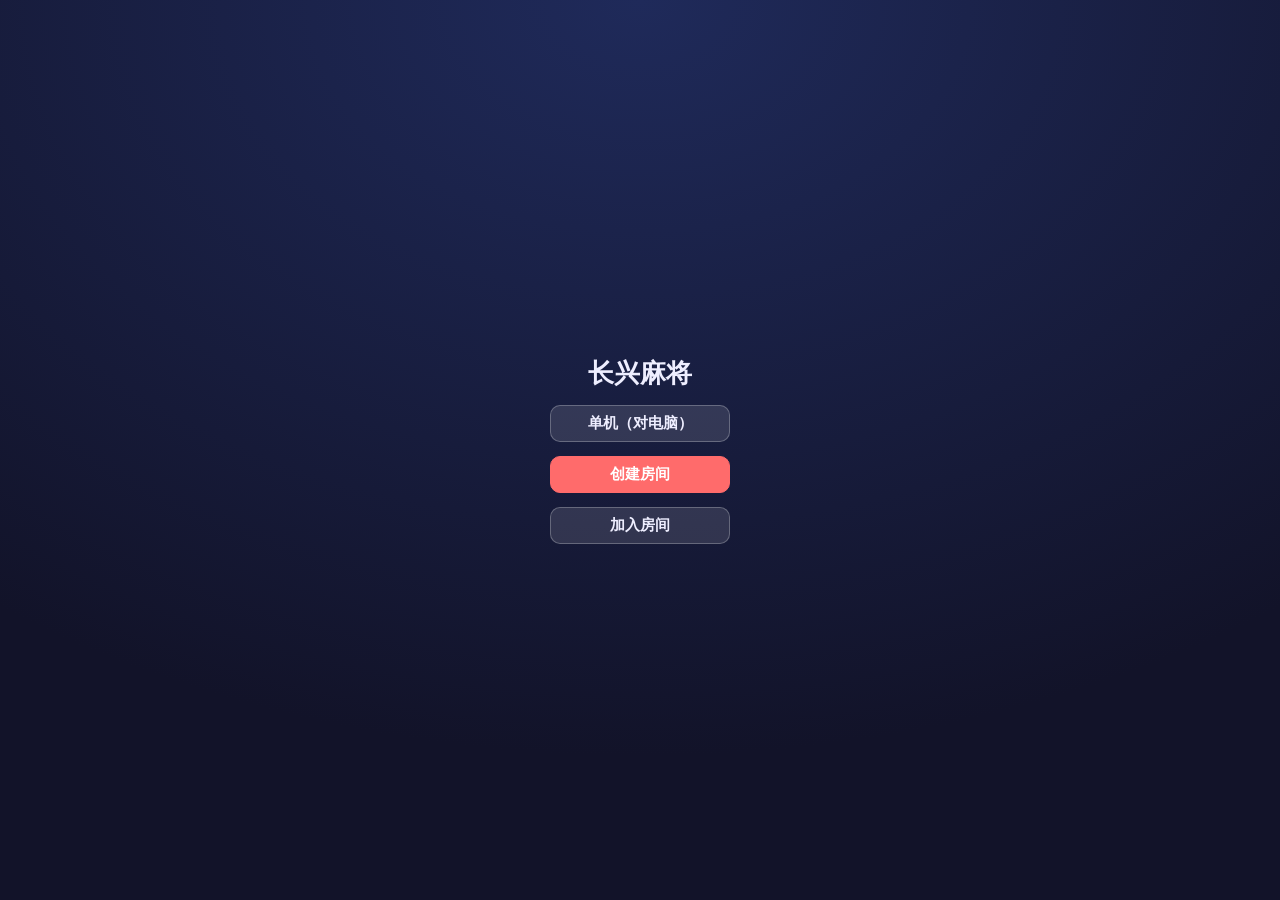
<file: mahjong/index.html>
<!DOCTYPE html>
<html lang="zh-CN">
<head>
<meta charset="UTF-8">
<meta name="viewport" content="width=device-width, initial-scale=1.0, maximum-scale=1.0, user-scalable=no, viewport-fit=cover">
<meta name="theme-color" content="#1a1a3a">
<title>长兴麻将</title>
<link rel="stylesheet" href="css/style.css">
</head>
<body>
<div id="app"></div>
<script src="vendor/peerjs.min.js"></script>
<script type="module" src="js/ui.js"></script>
</body>
</html>
</file>
<file: mahjong/css/style.css>
:root {
  --bg1: #1f2a5a;
  --bg2: #121329;
  --panel: rgba(255, 255, 255, 0.06);
  --accent: #ff6b6b;
  --ink: #eef;
  --muted: #9aa;
  --felt: #0e4b34;
}
* { box-sizing: border-box; -webkit-tap-highlight-color: transparent; }
html, body {
  margin: 0; padding: 0; height: 100%;
  font-family: -apple-system, "PingFang SC", "Microsoft YaHei", "Segoe UI", sans-serif;
  background: radial-gradient(120% 120% at 50% 0%, var(--bg1) 0%, var(--bg2) 70%);
  color: var(--ink);
  overscroll-behavior: none; user-select: none; -webkit-user-select: none;
}
#app {
  height: 100vh; height: 100dvh;
  display: flex; flex-direction: column;
  padding: max(6px, env(safe-area-inset-top)) max(6px, env(safe-area-inset-right))
           max(6px, env(safe-area-inset-bottom)) max(6px, env(safe-area-inset-left));
  gap: 6px;
}

/* ---------- 牌 ---------- */
.tile {
  width: 38px; height: 52px; border-radius: 7px;
  background: linear-gradient(#fffffb, #f2f2e8);
  color: #333; border: 1px solid #d9d9cc;
  display: flex; flex-direction: column; align-items: center; justify-content: center;
  font-weight: 800; line-height: 1; box-shadow: 0 2px 3px rgba(0,0,0,.35);
  flex: 0 0 auto;
}
.tile .num { font-size: 18px; }
.tile .suit { font-size: 11px; margin-top: 1px; }
.tile .zh { font-size: 20px; }
.tile.m .num, .tile.m .suit { color: #c0392b; }
.tile.p .num, .tile.p .suit { color: #1f6fb2; }
.tile.s .num, .tile.s .suit { color: #1e8449; }
.tile.z .zh { color: #333; }
.tile.red .zh { color: #c0392b; }
.tile.green .zh { color: #1e8449; }
.tile.white { background: linear-gradient(#ffffff, #dfe6ff); }
.tile.white .zh { color: #5566aa; }
.tile.small { width: 26px; height: 36px; border-radius: 5px; }
.tile.small .num { font-size: 13px; }
.tile.small .suit { font-size: 9px; }
.tile.small .zh { font-size: 14px; }
.tile.back { background: linear-gradient(#4a7bb5, #2b5378); border-color: #24435f; }

/* ---------- 桌面布局 ---------- */
.board {
  flex: 1; min-height: 0;
  display: grid;
  grid-template-columns: minmax(60px, 1fr) 1.4fr minmax(60px, 1fr);
  grid-template-rows: auto minmax(0, 1fr) auto;
  grid-template-areas:
    ". top ."
    "left center right"
    "bottom bottom bottom";
  gap: 6px;
  background: radial-gradient(80% 80% at 50% 45%, #14634a 0%, var(--felt) 70%);
  border-radius: 16px; padding: 8px;
  box-shadow: inset 0 0 60px rgba(0,0,0,.5);
  overflow: hidden;
}
.seat { display: flex; flex-direction: column; gap: 4px; min-width: 0; min-height: 0; }
.seat.top { grid-area: top; align-items: center; }
.seat.bottom { grid-area: bottom; align-items: center; }
.seat.left { grid-area: left; align-items: flex-start; }
.seat.right { grid-area: right; align-items: flex-end; }
.seat.active { outline: 2px solid var(--accent); outline-offset: 3px; border-radius: 10px; }
.meta { font-size: 12px; color: var(--ink); background: rgba(0,0,0,.25); padding: 2px 8px; border-radius: 10px; white-space: nowrap; }
.meta i { color: #ffd166; font-style: normal; }
.meta .score { color: #ffd166; font-weight: 700; }
.meta .turn { color: #ffd166; }
.meta.clickable { cursor: pointer; }
.meta .peek { color: #ffd166; font-size: 11px; border: 1px solid rgba(255,209,102,.5); border-radius: 8px; padding: 0 5px; margin-left: 4px; }
.melds-pop-back { position: fixed; inset: 0; background: rgba(0,0,0,.5); display: flex; align-items: center; justify-content: center; z-index: 30; padding: 20px; }
.melds-pop { background: linear-gradient(#232a55, #171833); border-radius: 14px; padding: 16px 18px; max-width: 90vw; max-height: 70vh; overflow: auto; box-shadow: 0 20px 60px rgba(0,0,0,.6); }
.melds-pop h3 { margin: 0 0 10px; font-size: 15px; }
.melds-pop .melds { justify-content: flex-start; max-height: none; }
.hand { display: flex; gap: 3px; max-width: 100%; overflow-x: auto; padding: 2px; }
.seat.bottom .hand { flex-wrap: wrap; justify-content: center; }
.slot.newgap { margin-left: 10px; }
.tile.new { outline: 2px solid #4da3ff; box-shadow: 0 0 12px rgba(77,163,255,.95); }
.hand.backs { gap: 1px; }
.melds { display: flex; gap: 6px; flex-wrap: wrap; justify-content: center; max-height: 84px; overflow-y: auto; }
.meld { display: flex; gap: 1px; background: rgba(255,255,255,.08); padding: 2px; border-radius: 6px; }
.discards { display: flex; flex-wrap: wrap; gap: 1px; max-width: 100%; opacity: .9; max-height: 80px; overflow-y: auto; }

/* ---------- 中央 ---------- */
.center {
  grid-area: center; display: flex; flex-direction: column;
  align-items: center; justify-content: center; gap: 6px; min-width: 0;
}
.wallinfo { font-size: 12px; color: #cfe; opacity: .8; }
.lastdiscard { min-height: 52px; display: flex; align-items: center; }

/* ---------- 操作栏 ---------- */
.actions {
  display: flex; flex-wrap: wrap; gap: 8px; align-items: center; justify-content: center;
  padding: 6px; background: var(--panel); border-radius: 12px; min-height: 46px;
}
.actions .hint { font-size: 13px; color: var(--muted); }
button {
  font-size: 15px; font-weight: 700; padding: 8px 18px; border-radius: 10px;
  border: 1px solid rgba(255,255,255,.25); background: rgba(255,255,255,.12);
  color: var(--ink); cursor: pointer;
}
button.primary { background: var(--accent); border-color: var(--accent); color: #fff; }
button:active { transform: translateY(1px); }

/* ---------- 结算弹窗 ---------- */
.modal {
  position: fixed; inset: 0; background: rgba(0,0,0,.55);
  display: flex; align-items: center; justify-content: center; padding: 20px; z-index: 10;
}
.modal .card {
  background: linear-gradient(#232a55, #171833); border-radius: 16px; padding: 20px;
  min-width: 260px; box-shadow: 0 20px 60px rgba(0,0,0,.6); text-align: center;
}
.modal h2 { margin: 0 0 6px; font-size: 20px; }
.modal .bd { color: var(--muted); font-size: 13px; margin: 0 0 12px; }
.modal .total { font-size: 12px; color: #bcd; margin-bottom: 8px; }
.rrow { display: flex; justify-content: space-between; padding: 4px 6px; font-size: 14px; }
.rrow .pos { color: #6ee7a8; }
.rrow .neg { color: #ff8a8a; }
.modal button { margin-top: 12px; }
.winhand { display: flex; flex-wrap: wrap; gap: 2px; justify-content: center; margin: 8px 0 12px; }
.tile.win { outline: 3px solid #ffd166; outline-offset: 1px; box-shadow: 0 0 14px rgba(255,209,102,.95); transform: translateY(-3px); }
.readyline { font-size: 12px; color: #bcd; margin-top: 10px; }
.modal-actions { display: flex; gap: 10px; justify-content: center; margin-top: 12px; }
button[disabled] { opacity: .4; pointer-events: none; }

.lobby {
  flex: 1; display: flex; flex-direction: column; align-items: center; justify-content: center;
  gap: 14px; text-align: center; padding: 24px;
}
.lobby h1 { font-size: 26px; margin: 0; }
.lobby .code { color: #ffd166; letter-spacing: 3px; }
.lobby .qr { width: 180px; height: 180px; border-radius: 12px; background: #fff; padding: 8px; }
.lobby .hint { font-size: 13px; color: var(--muted); max-width: 320px; }
.lobby .status { font-size: 14px; color: #cfe; }
.lobby .status.err { color: #ff9a9a; }
.lobby button { min-width: 180px; }

/* ---------- 窄屏 ---------- */
@media (max-width: 560px) {
  .tile { width: 32px; height: 44px; }
  .tile .num { font-size: 15px; }
  .tile.small { width: 22px; height: 30px; }
  .board { grid-template-columns: minmax(44px, 1fr) 1.2fr minmax(44px, 1fr); }
}
</file>
